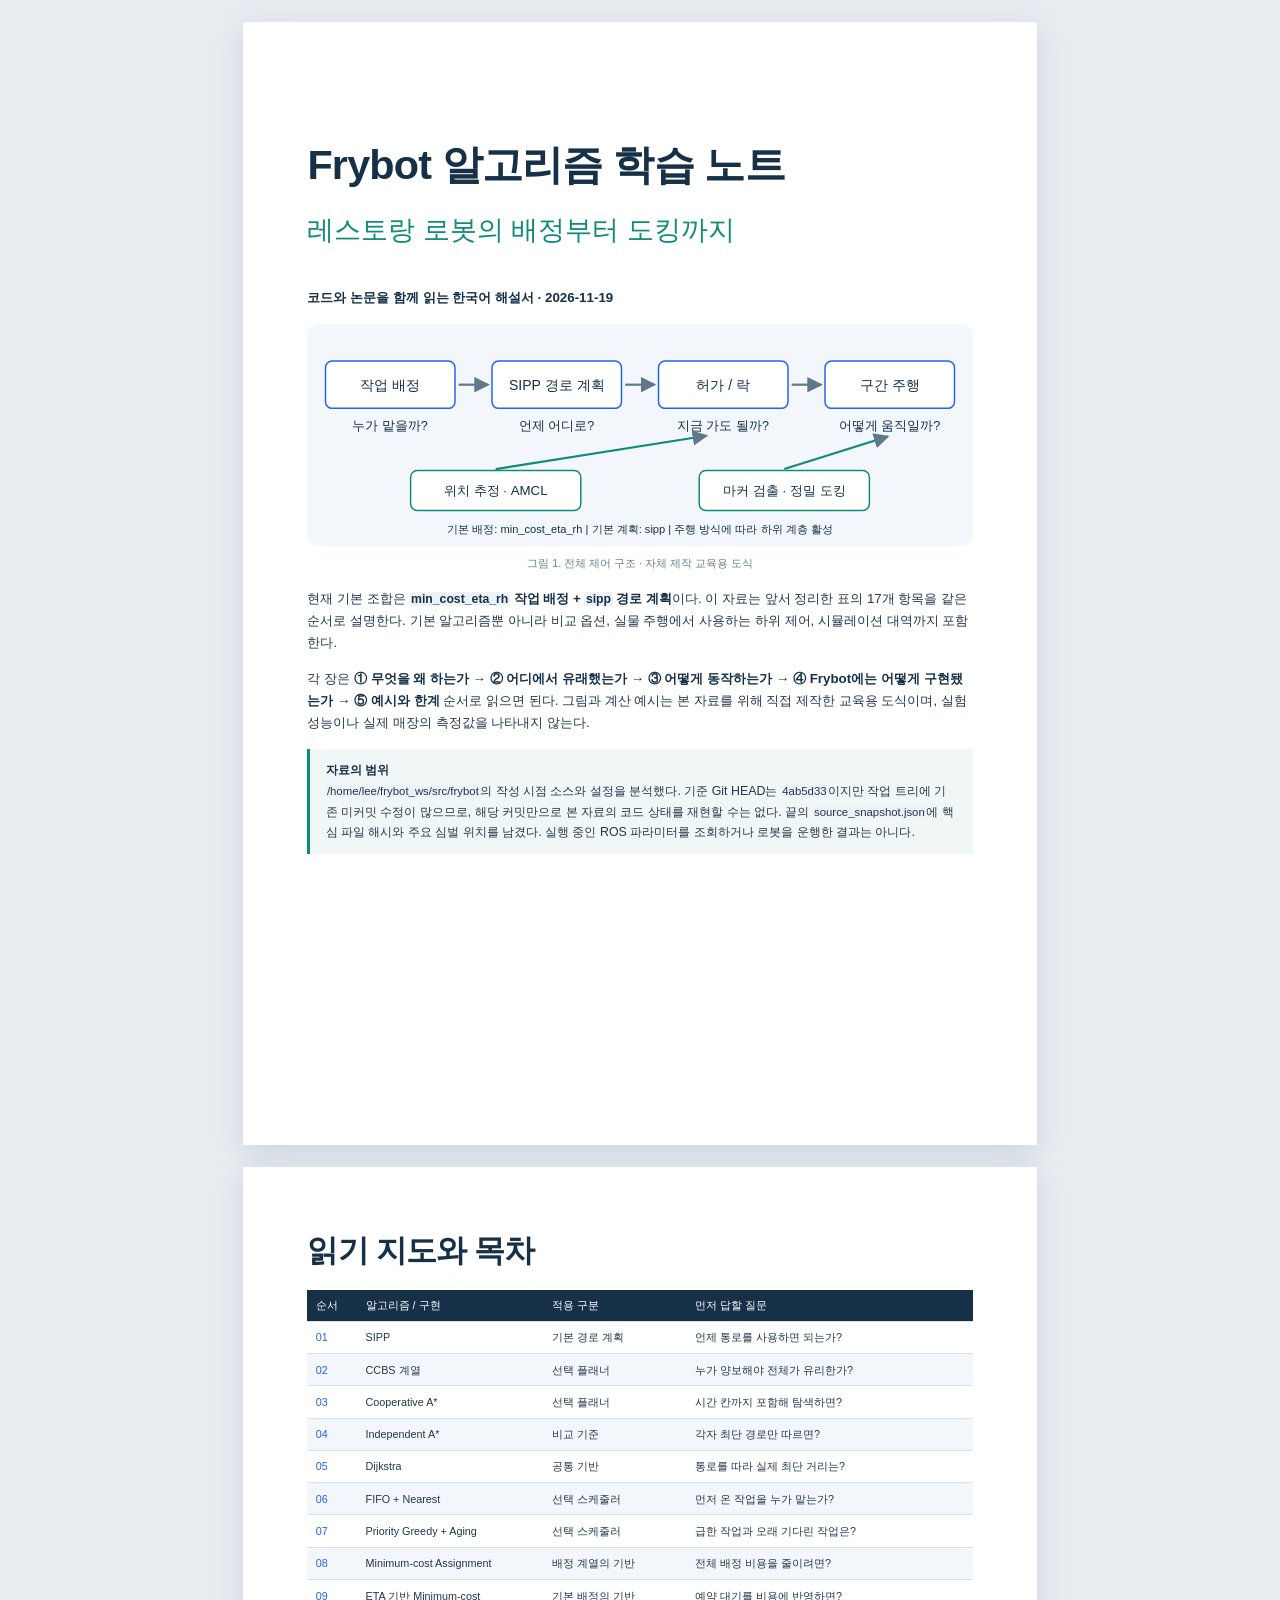
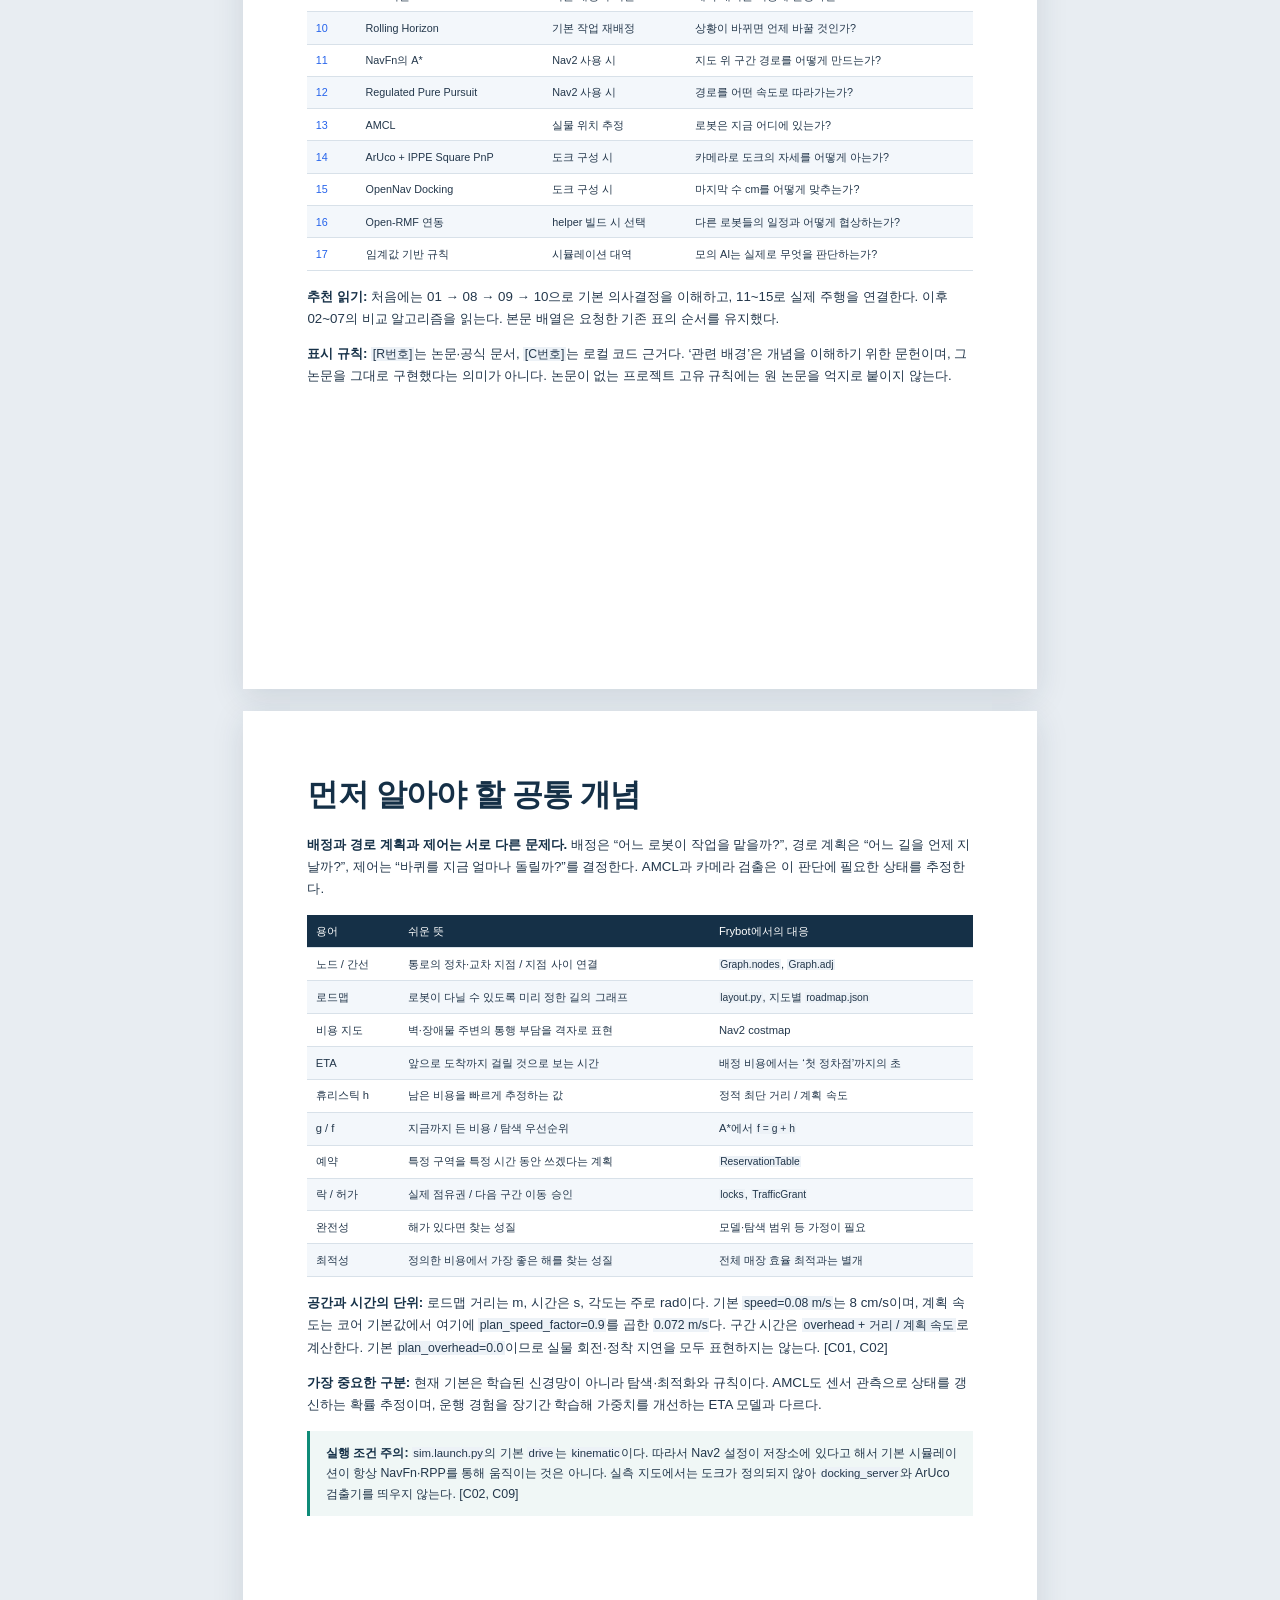
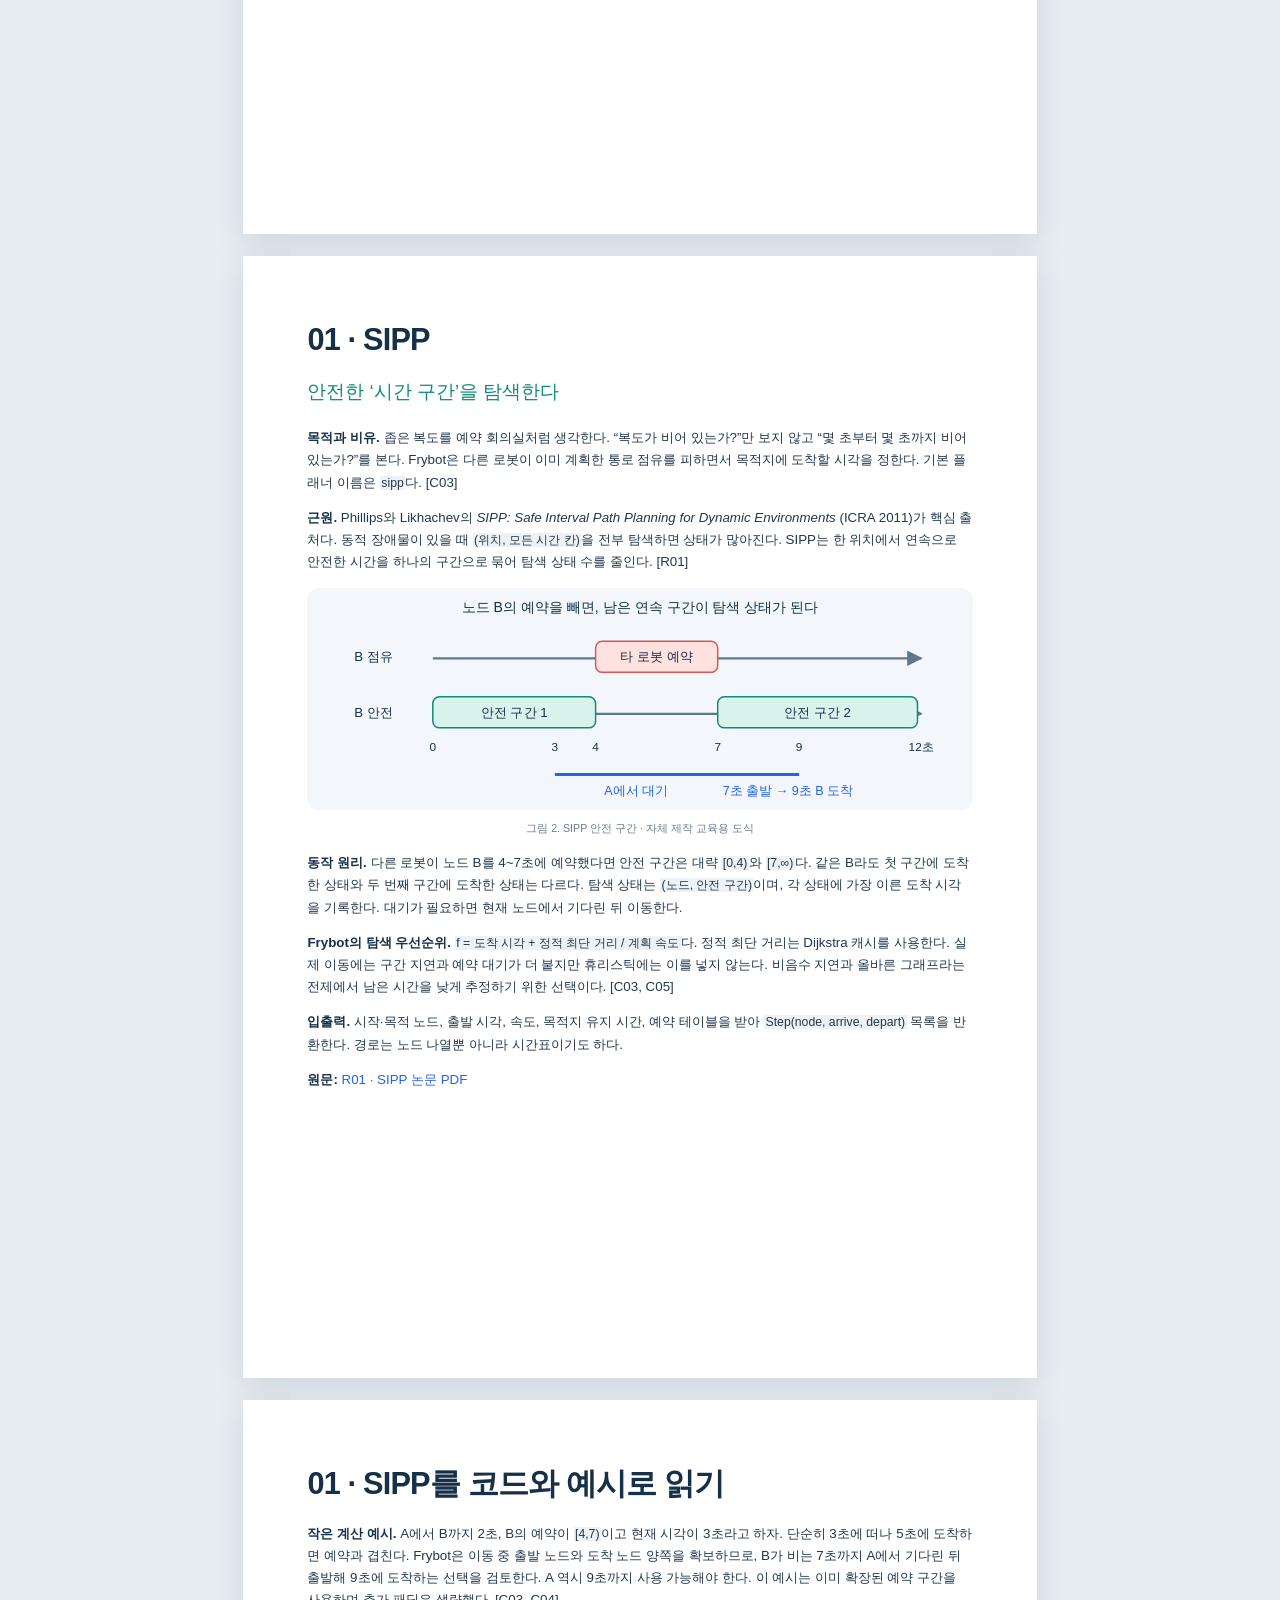
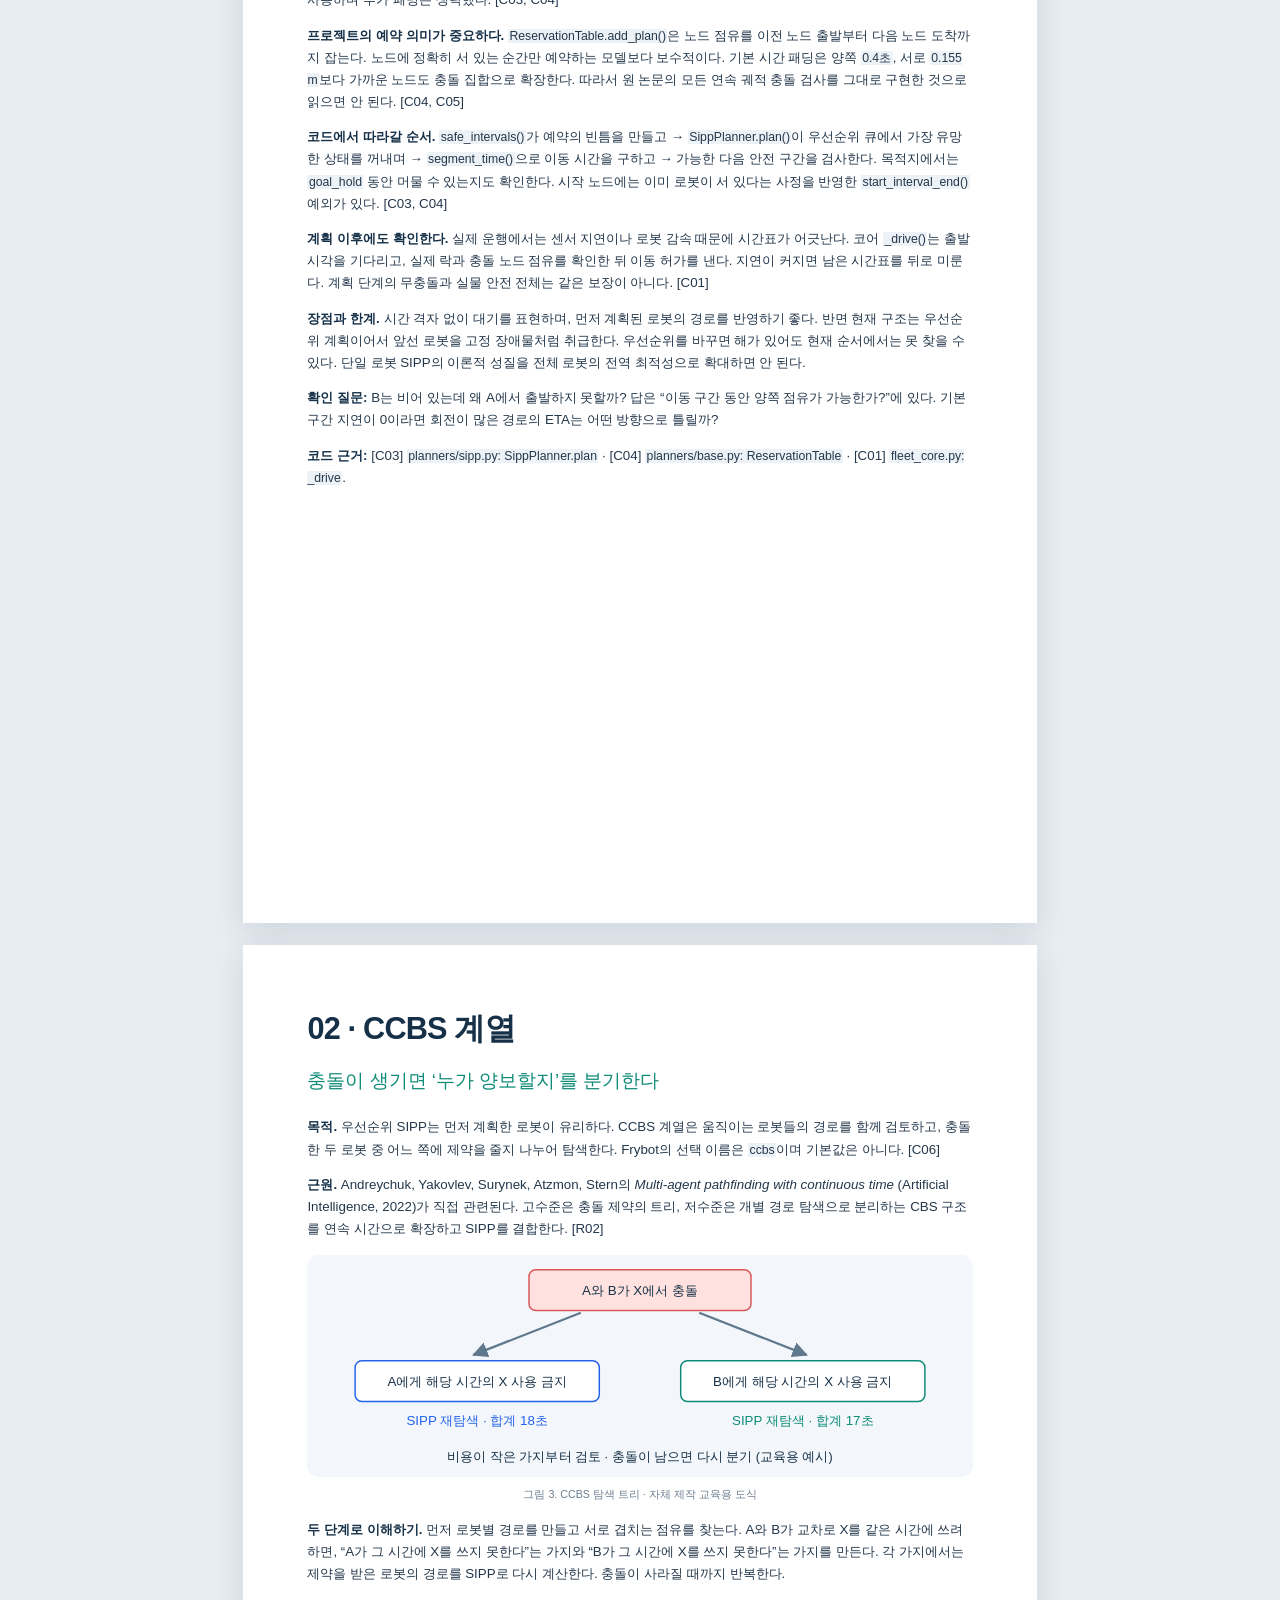
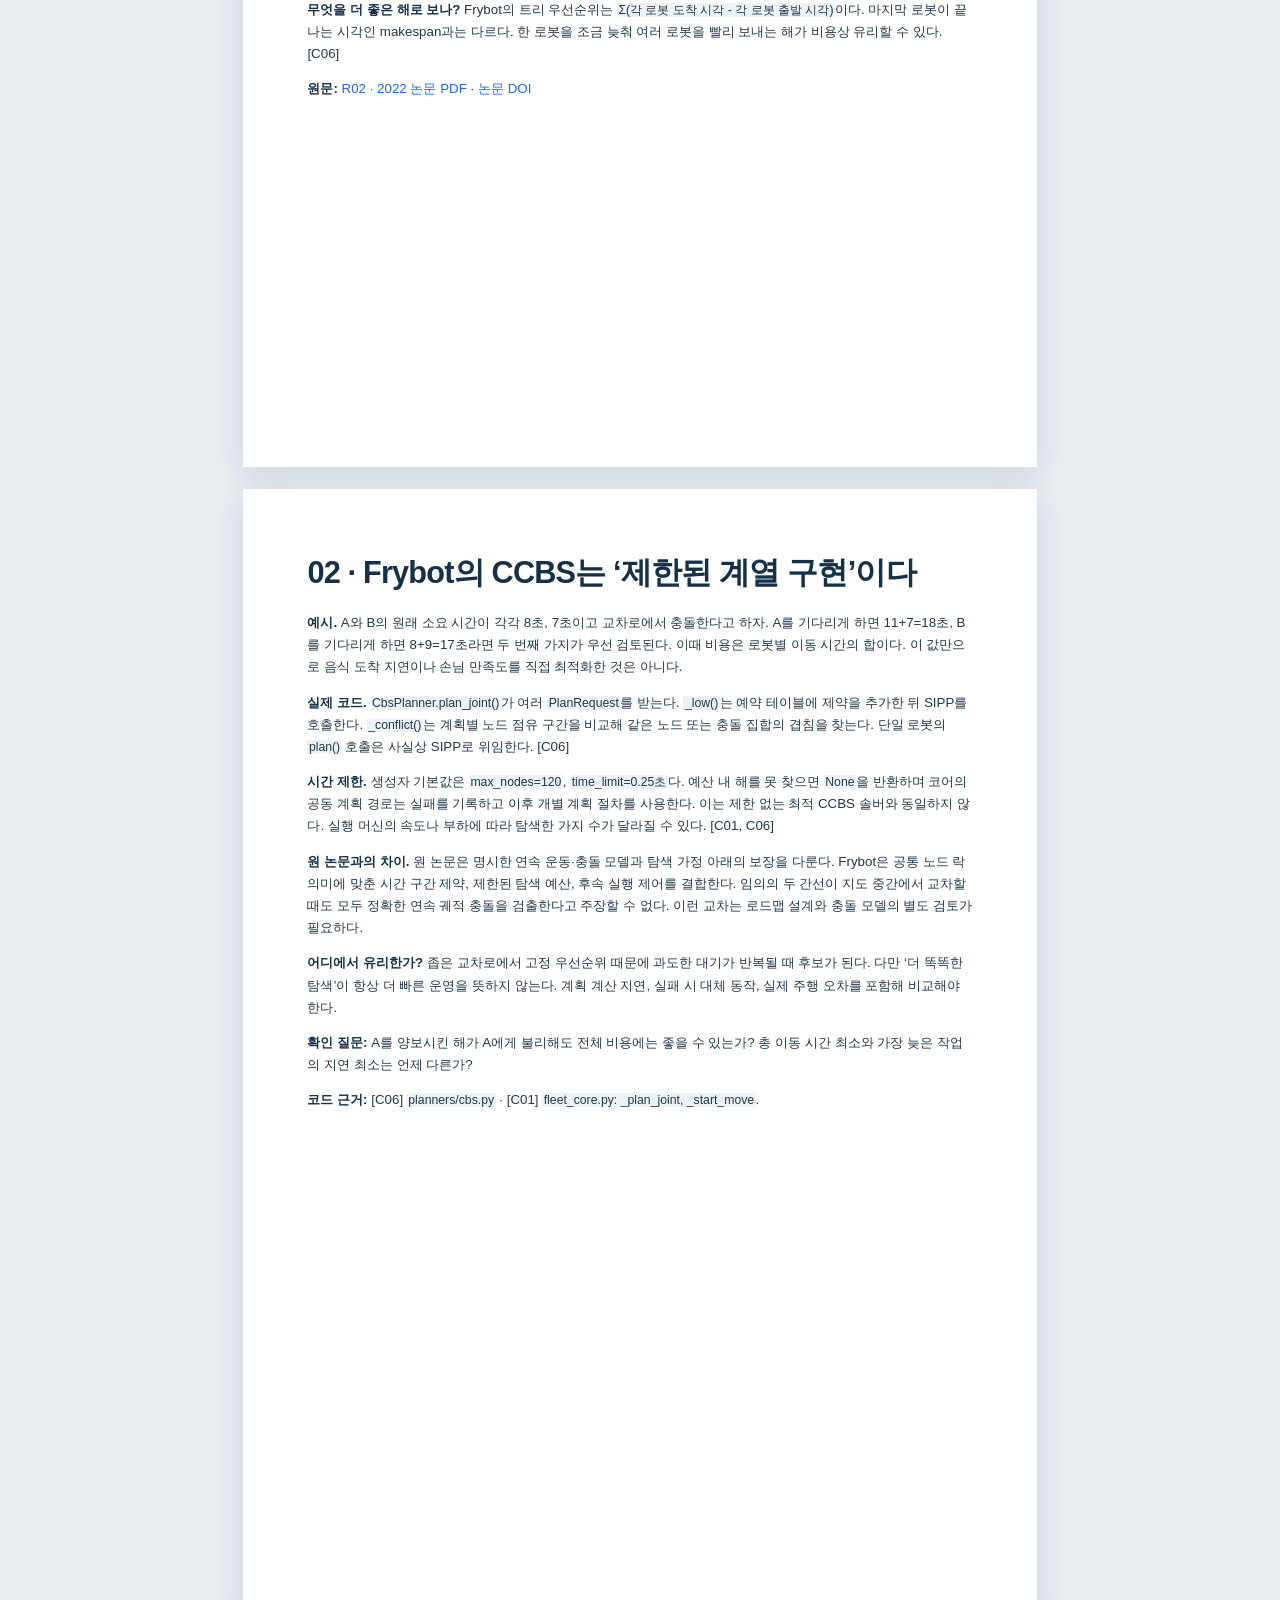
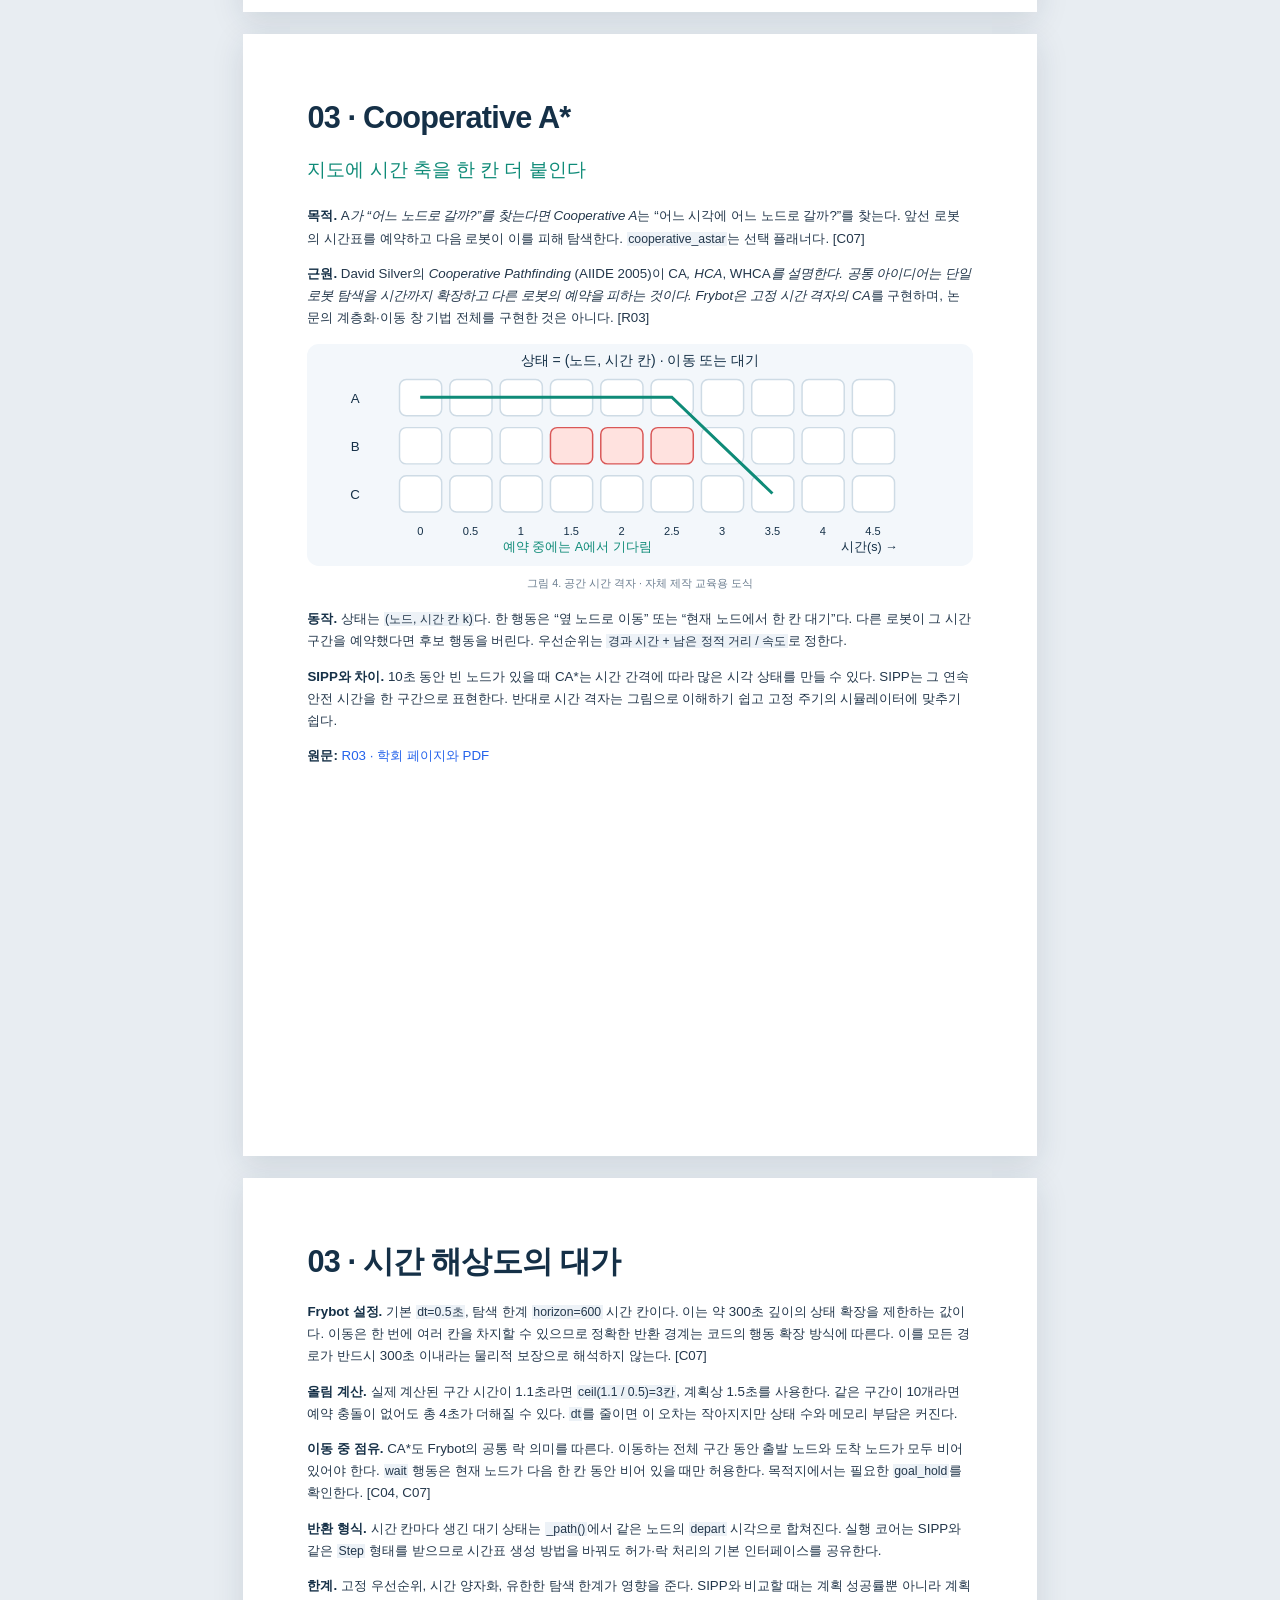
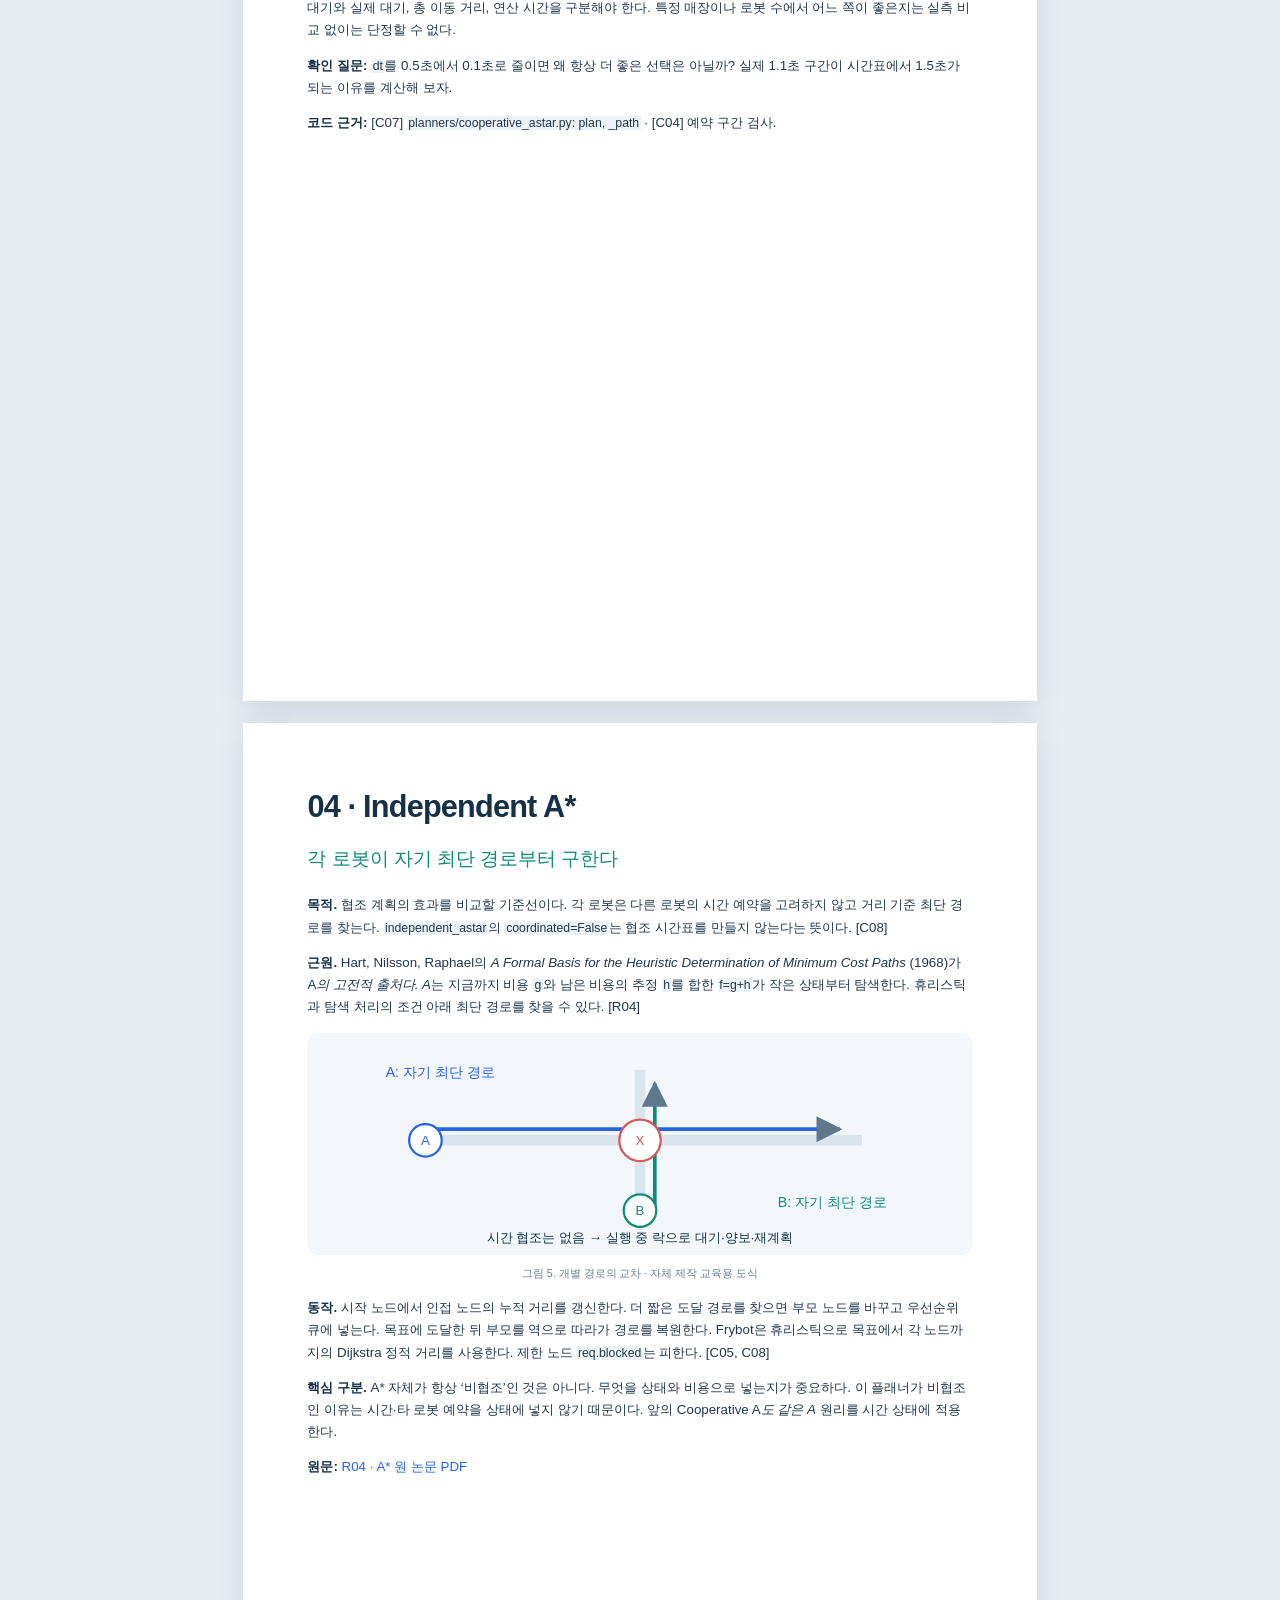
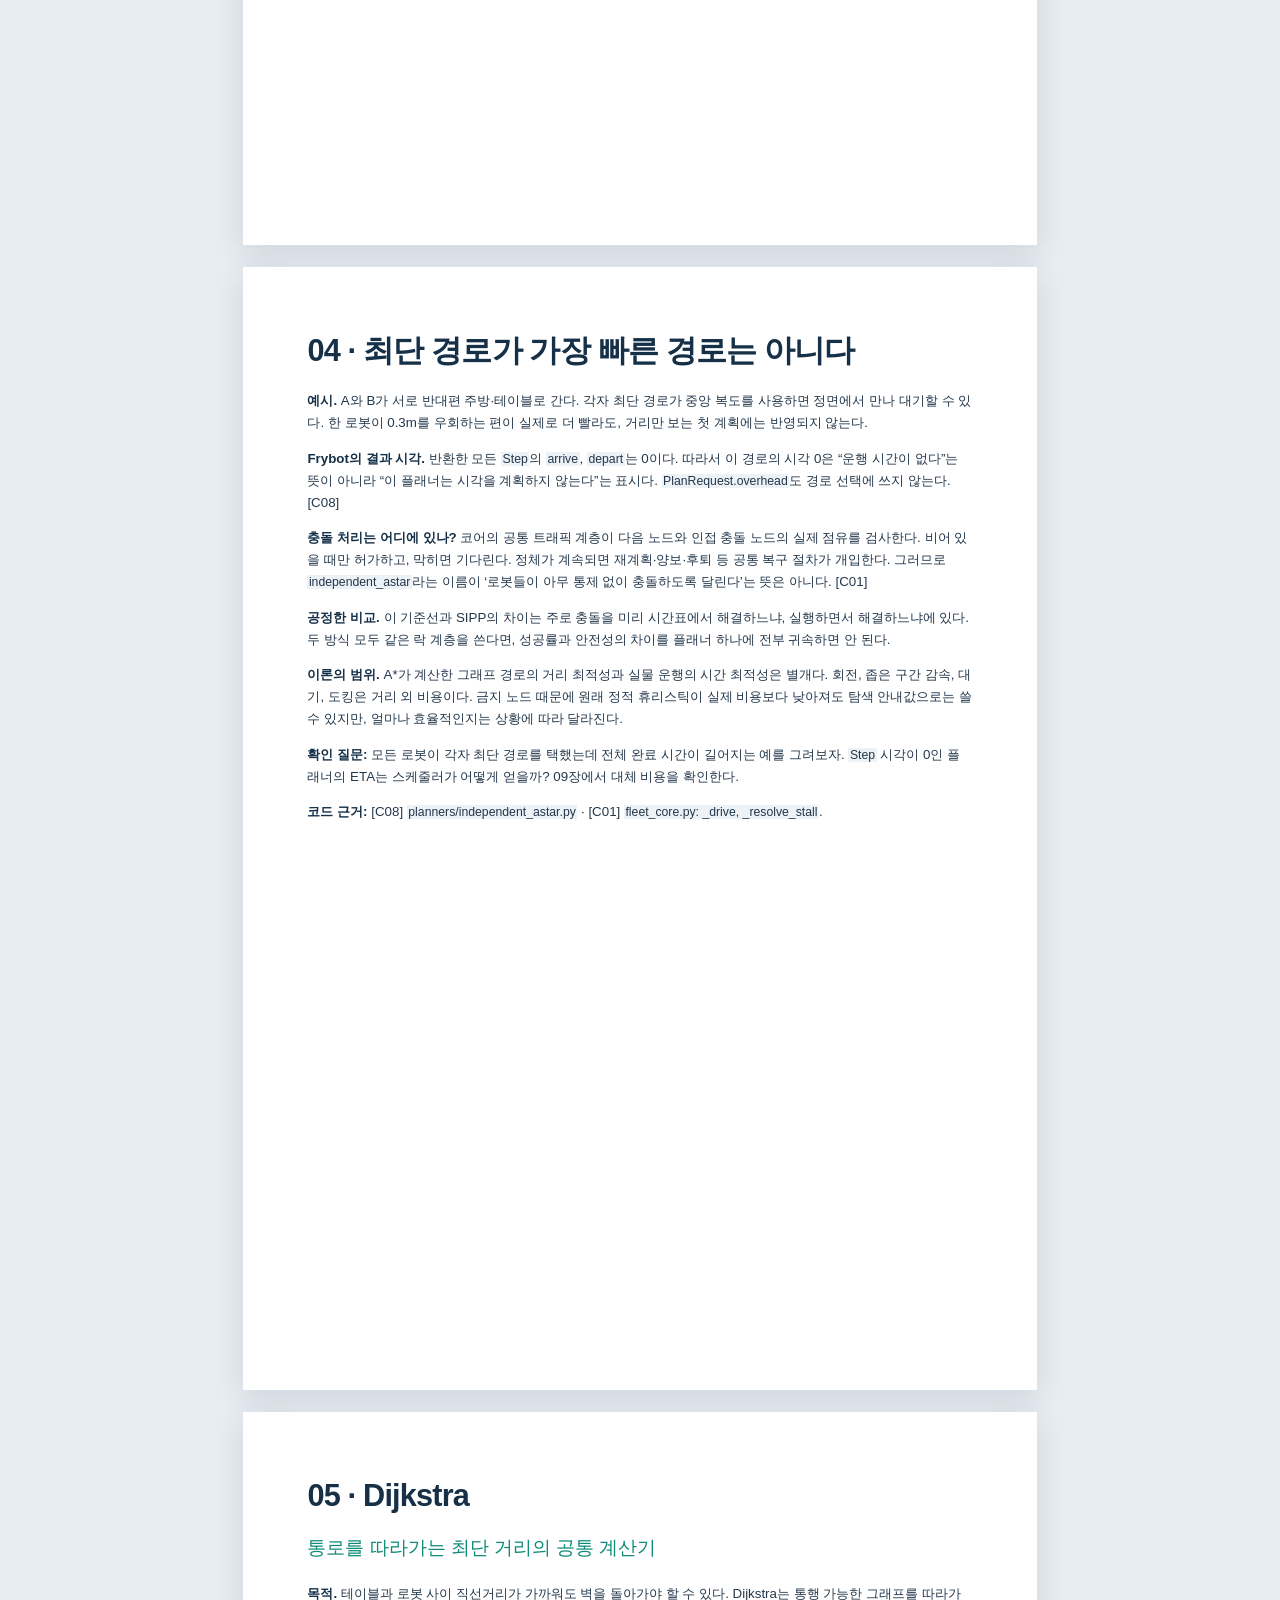
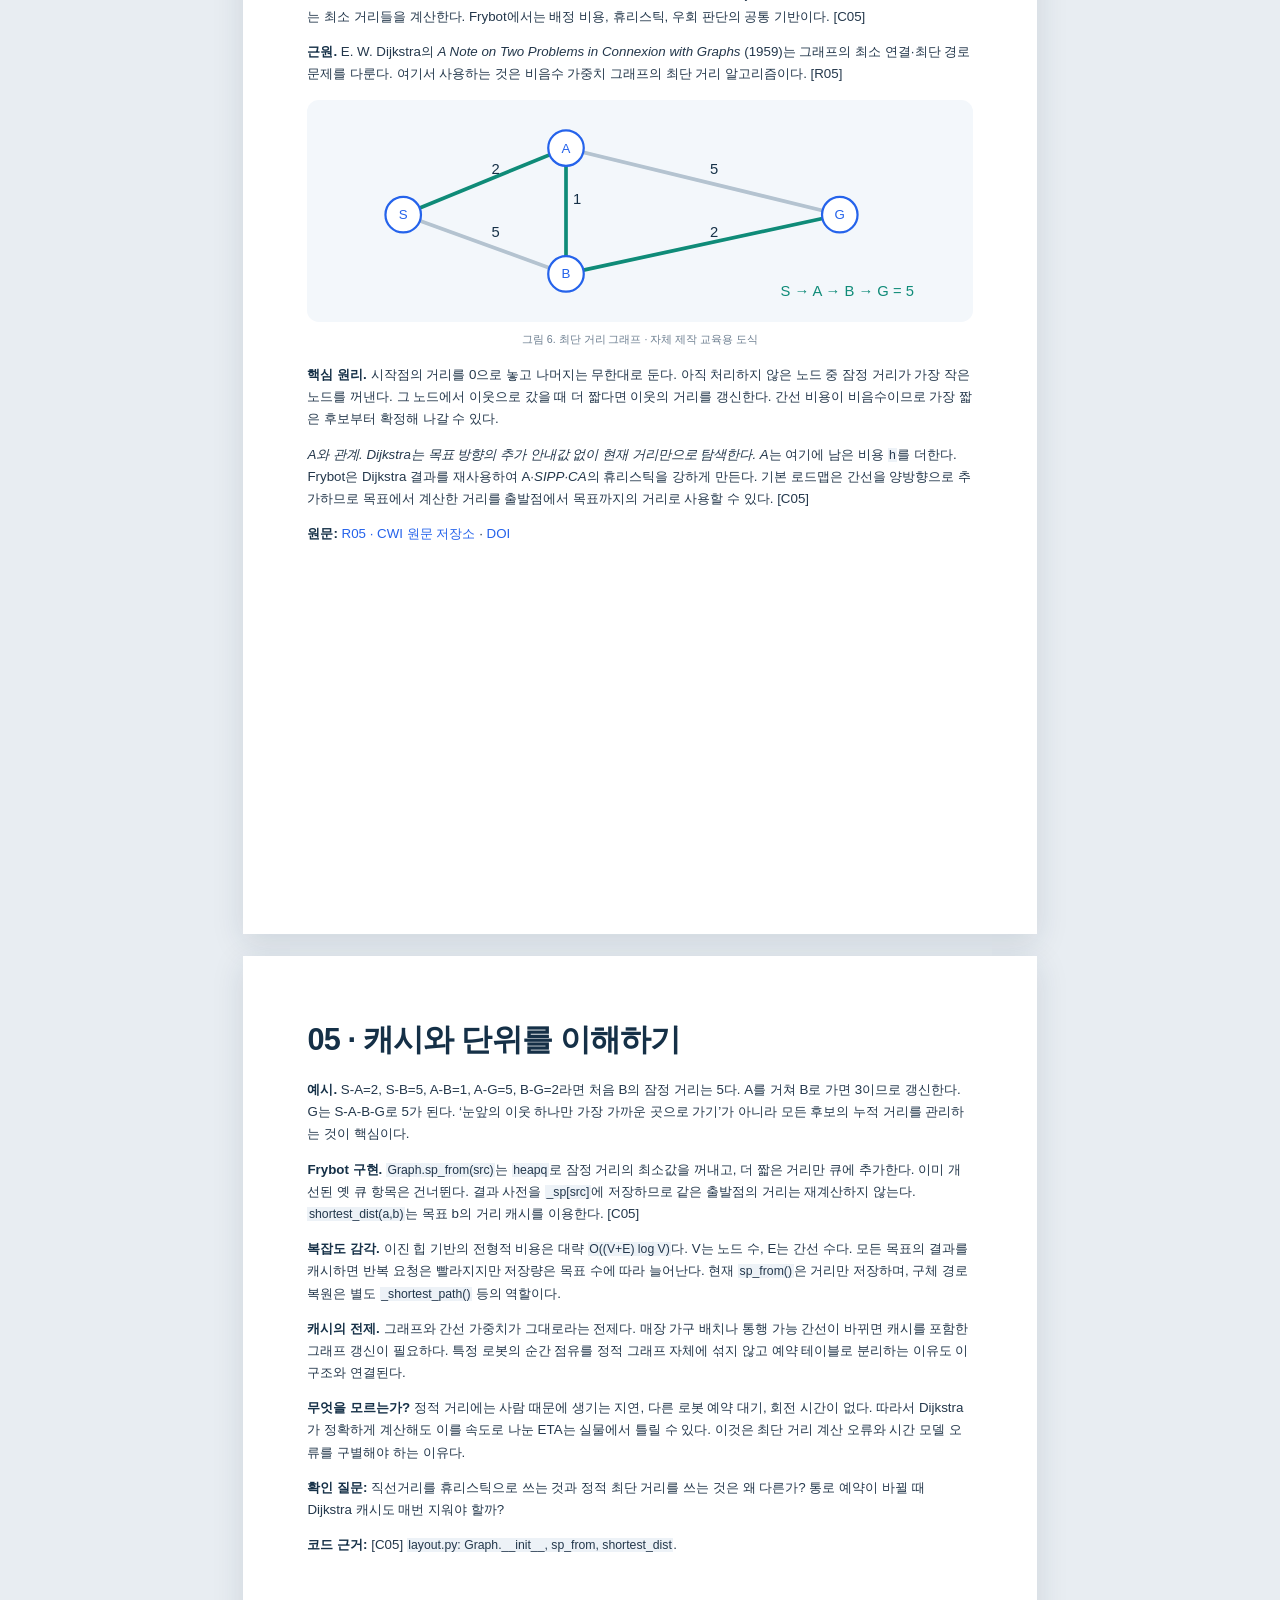
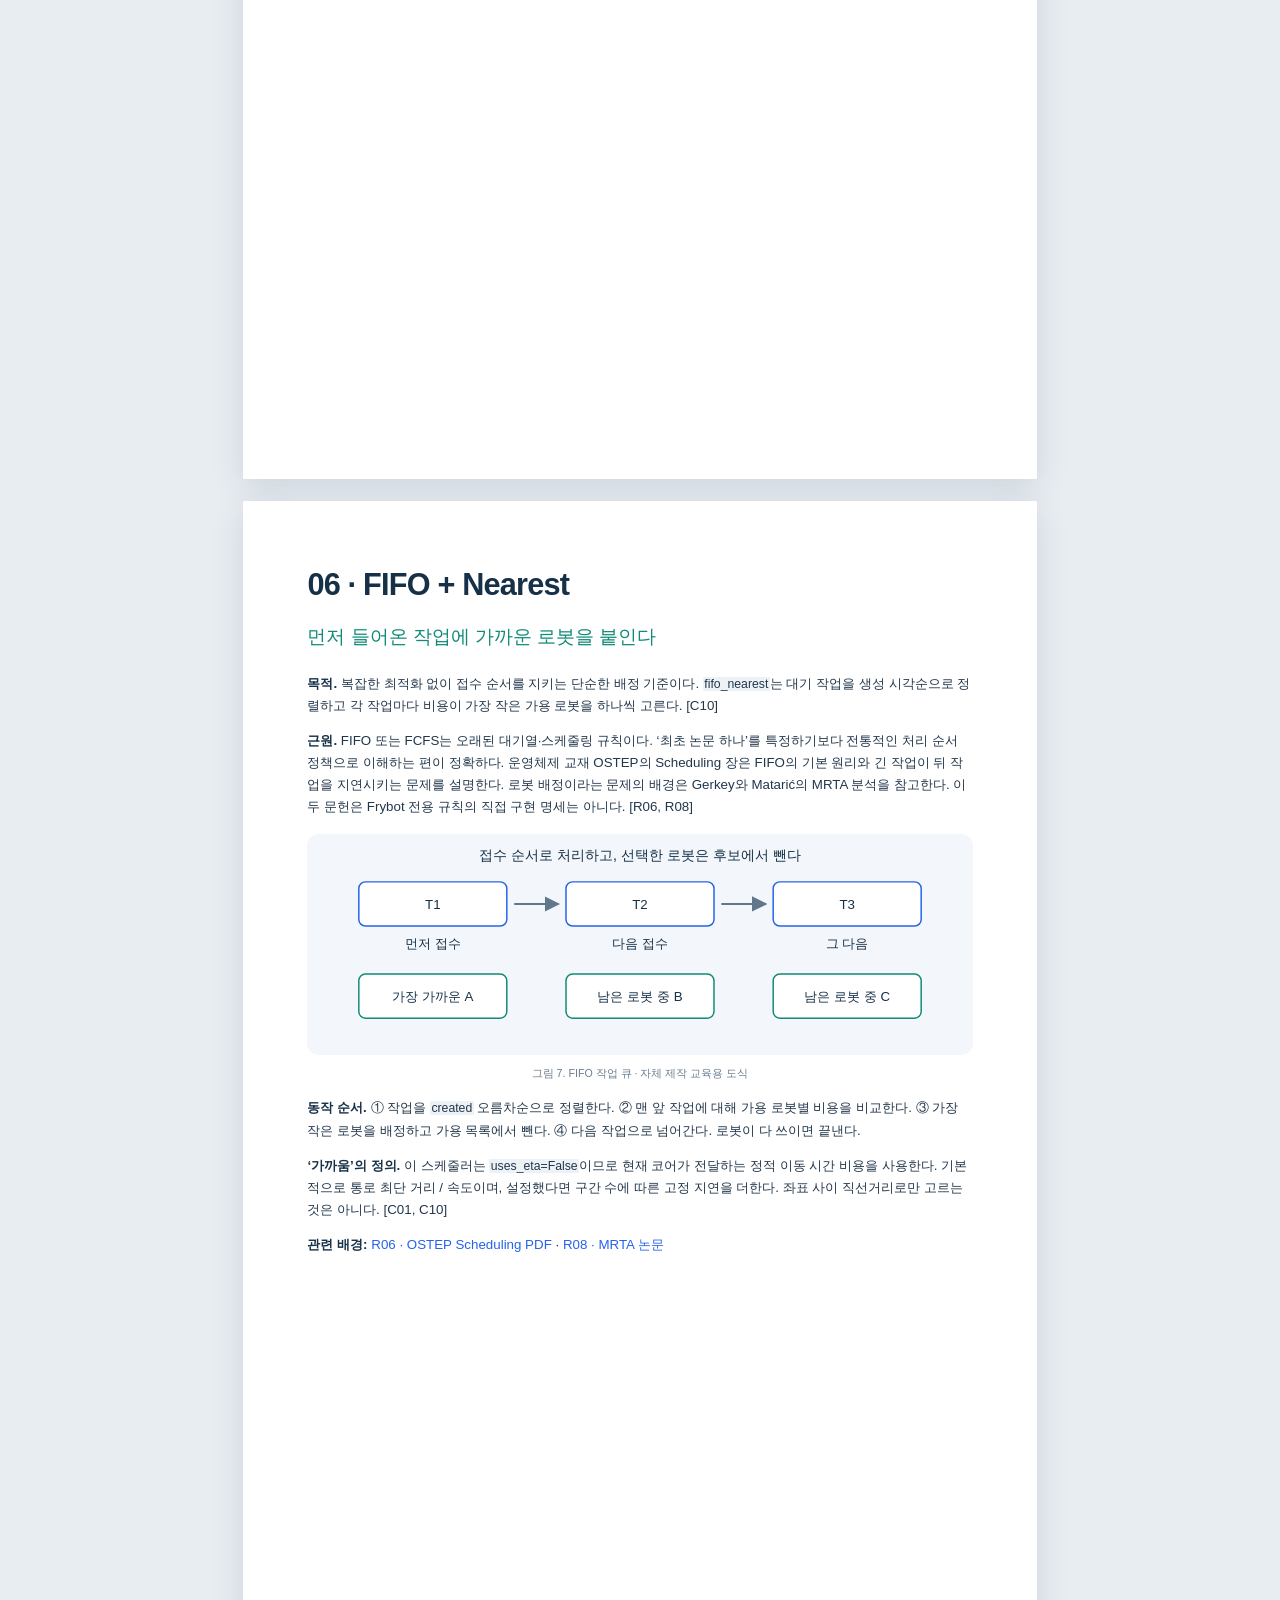
<file: docs/algorithm-study/Frybot_Algorithms_Study.html>
<!doctype html><html lang="ko"><head><meta charset="utf-8"><title>Frybot 알고리즘 학습 노트</title><style>
@font-face {font-family: Study; src: local("Noto Sans CJK KR");}
@page {size:A4; margin:17mm 17mm 18mm; @top-left{content:"FRYBOT  /  ALGORITHM STUDY";font-family:Study,sans-serif;font-size:8pt;color:#718399;} @bottom-left{content:"코드·문헌 기준 2026-11-19  |  교육용 도식";font-family:Study,sans-serif;font-size:7.5pt;color:#718399;} @bottom-right{content:counter(page);font-family:Study,sans-serif;font-size:9pt;color:#153047;}}
*{box-sizing:border-box}body{font-family:Study,"Noto Sans CJK KR",sans-serif;color:#23374b;font-size:10pt;line-height:1.66;margin:0} .sheet{break-before:page;} .sheet:first-child{break-before:auto}h1{font-size:23pt;line-height:1.3;color:#153047;margin:0 0 5mm;letter-spacing:-.6pt;bookmark-level:1}h2{font-size:14pt;line-height:1.4;font-weight:500;color:#0f8b78;margin:0 0 6mm;bookmark-level:2}p{margin:0 0 3.5mm}strong{font-weight:700;color:#153047}a{color:#2563eb;text-decoration:none;overflow-wrap:anywhere}blockquote{border-left:3px solid #0f8b78;background:#f0f7f6;padding:3mm 4mm;margin:4mm 0;font-size:9.3pt}blockquote p:last-child{margin:0}table{border-collapse:collapse;width:100%;margin:4mm 0;font-size:8.4pt;line-height:1.5;table-layout:auto}th{background:#153047;color:white;text-align:left;font-weight:500}th,td{padding:2mm 2.2mm;border-bottom:1px solid #d8e1e9;vertical-align:top;overflow-wrap:anywhere}tr:nth-child(even) td{background:#f3f7fb}tr{break-inside:avoid}thead{display:table-header-group}code{font-family:Study,sans-serif;font-size:.92em;background:#edf2f7;padding:0 .12em;overflow-wrap:anywhere}img{width:100%;height:auto;display:block;margin:4mm 0 2mm}ul,ol{padding-left:5mm;margin:3mm 0}li{margin-bottom:2.6mm}h1,h2{break-after:avoid} .figcaption{text-align:center;color:#6c7e90;font-size:8pt;margin-top:-1mm;margin-bottom:4mm} .reference{font-size:9pt;line-height:1.55}.reference li{margin-bottom:3mm}.codeindex table{font-size:7.3pt} .cover h1{font-size:31pt;margin-top:14mm}.cover h2{font-size:20pt;margin-bottom:10mm}.toc table{font-size:8.1pt} .sheet{position:relative}
@media screen {body{background:#e8edf2}.sheet{background:white;width:210mm;min-height:297mm;padding:17mm;margin:22px auto;box-shadow:0 8px 30px #15304720} } 
</style></head><body><section class="sheet cover" data-sheet="1"><h1 id="page-1">Frybot 알고리즘 학습 노트</h1>
<h2>레스토랑 로봇의 배정부터 도킹까지</h2>
<p><strong>코드와 논문을 함께 읽는 한국어 해설서 · 2026-11-19</strong></p>
<p><img alt="전체 제어 구조" src="[data-uri]"/><p class="figcaption">그림 1. 전체 제어 구조 · 자체 제작 교육용 도식</p></p>
<p>현재 기본 조합은 <strong><code>min_cost_eta_rh</code> 작업 배정 + <code>sipp</code> 경로 계획</strong>이다. 이 자료는 앞서 정리한 표의 17개 항목을 같은 순서로 설명한다. 기본 알고리즘뿐 아니라 비교 옵션, 실물 주행에서 사용하는 하위 제어, 시뮬레이션 대역까지 포함한다.</p>
<p>각 장은 <strong>① 무엇을 왜 하는가 → ② 어디에서 유래했는가 → ③ 어떻게 동작하는가 → ④ Frybot에는 어떻게 구현됐는가 → ⑤ 예시와 한계</strong> 순서로 읽으면 된다. 그림과 계산 예시는 본 자료를 위해 직접 제작한 교육용 도식이며, 실험 성능이나 실제 매장의 측정값을 나타내지 않는다.</p>
<blockquote>
<p><strong>자료의 범위</strong><br />
<code>/home/lee/frybot_ws/src/frybot</code>의 작성 시점 소스와 설정을 분석했다. 기준 Git HEAD는 <code>4ab5d33</code>이지만 작업 트리에 기존 미커밋 수정이 많으므로, 해당 커밋만으로 본 자료의 코드 상태를 재현할 수는 없다. 끝의 <code>source_snapshot.json</code>에 핵심 파일 해시와 주요 심벌 위치를 남겼다. 실행 중인 ROS 파라미터를 조회하거나 로봇을 운행한 결과는 아니다.</p>
</blockquote></section><section class="sheet toc" data-sheet="2"><h1 id="page-2">읽기 지도와 목차</h1>
<table>
<thead>
<tr>
<th>순서</th>
<th>알고리즘 / 구현</th>
<th>적용 구분</th>
<th>먼저 답할 질문</th>
</tr>
</thead>
<tbody>
<tr>
<td><a href="#page-4">01</a></td>
<td>SIPP</td>
<td>기본 경로 계획</td>
<td>언제 통로를 사용하면 되는가?</td>
</tr>
<tr>
<td><a href="#page-6">02</a></td>
<td>CCBS 계열</td>
<td>선택 플래너</td>
<td>누가 양보해야 전체가 유리한가?</td>
</tr>
<tr>
<td><a href="#page-8">03</a></td>
<td>Cooperative A*</td>
<td>선택 플래너</td>
<td>시간 칸까지 포함해 탐색하면?</td>
</tr>
<tr>
<td><a href="#page-10">04</a></td>
<td>Independent A*</td>
<td>비교 기준</td>
<td>각자 최단 경로만 따르면?</td>
</tr>
<tr>
<td><a href="#page-12">05</a></td>
<td>Dijkstra</td>
<td>공통 기반</td>
<td>통로를 따라 실제 최단 거리는?</td>
</tr>
<tr>
<td><a href="#page-14">06</a></td>
<td>FIFO + Nearest</td>
<td>선택 스케줄러</td>
<td>먼저 온 작업을 누가 맡는가?</td>
</tr>
<tr>
<td><a href="#page-16">07</a></td>
<td>Priority Greedy + Aging</td>
<td>선택 스케줄러</td>
<td>급한 작업과 오래 기다린 작업은?</td>
</tr>
<tr>
<td><a href="#page-18">08</a></td>
<td>Minimum-cost Assignment</td>
<td>배정 계열의 기반</td>
<td>전체 배정 비용을 줄이려면?</td>
</tr>
<tr>
<td><a href="#page-20">09</a></td>
<td>ETA 기반 Minimum-cost</td>
<td>기본 배정의 기반</td>
<td>예약 대기를 비용에 반영하면?</td>
</tr>
<tr>
<td><a href="#page-22">10</a></td>
<td>Rolling Horizon</td>
<td>기본 작업 재배정</td>
<td>상황이 바뀌면 언제 바꿀 것인가?</td>
</tr>
<tr>
<td><a href="#page-24">11</a></td>
<td>NavFn의 A*</td>
<td>Nav2 사용 시</td>
<td>지도 위 구간 경로를 어떻게 만드는가?</td>
</tr>
<tr>
<td><a href="#page-26">12</a></td>
<td>Regulated Pure Pursuit</td>
<td>Nav2 사용 시</td>
<td>경로를 어떤 속도로 따라가는가?</td>
</tr>
<tr>
<td><a href="#page-28">13</a></td>
<td>AMCL</td>
<td>실물 위치 추정</td>
<td>로봇은 지금 어디에 있는가?</td>
</tr>
<tr>
<td><a href="#page-30">14</a></td>
<td>ArUco + IPPE Square PnP</td>
<td>도크 구성 시</td>
<td>카메라로 도크의 자세를 어떻게 아는가?</td>
</tr>
<tr>
<td><a href="#page-32">15</a></td>
<td>OpenNav Docking</td>
<td>도크 구성 시</td>
<td>마지막 수 cm를 어떻게 맞추는가?</td>
</tr>
<tr>
<td><a href="#page-34">16</a></td>
<td>Open-RMF 연동</td>
<td>helper 빌드 시 선택</td>
<td>다른 로봇들의 일정과 어떻게 협상하는가?</td>
</tr>
<tr>
<td><a href="#page-36">17</a></td>
<td>임계값 기반 규칙</td>
<td>시뮬레이션 대역</td>
<td>모의 AI는 실제로 무엇을 판단하는가?</td>
</tr>
</tbody>
</table>
<p><strong>추천 읽기:</strong> 처음에는 01 → 08 → 09 → 10으로 기본 의사결정을 이해하고, 11~15로 실제 주행을 연결한다. 이후 02~07의 비교 알고리즘을 읽는다. 본문 배열은 요청한 기존 표의 순서를 유지했다.</p>
<p><strong>표시 규칙:</strong> <code>[R번호]</code>는 논문·공식 문서, <code>[C번호]</code>는 로컬 코드 근거다. ‘관련 배경’은 개념을 이해하기 위한 문헌이며, 그 논문을 그대로 구현했다는 의미가 아니다. 논문이 없는 프로젝트 고유 규칙에는 원 논문을 억지로 붙이지 않는다.</p></section><section class="sheet " data-sheet="3"><h1 id="page-3">먼저 알아야 할 공통 개념</h1>
<p><strong>배정과 경로 계획과 제어는 서로 다른 문제다.</strong> 배정은 “어느 로봇이 작업을 맡을까?”, 경로 계획은 “어느 길을 언제 지날까?”, 제어는 “바퀴를 지금 얼마나 돌릴까?”를 결정한다. AMCL과 카메라 검출은 이 판단에 필요한 상태를 추정한다.</p>
<table>
<thead>
<tr>
<th>용어</th>
<th>쉬운 뜻</th>
<th>Frybot에서의 대응</th>
</tr>
</thead>
<tbody>
<tr>
<td>노드 / 간선</td>
<td>통로의 정차·교차 지점 / 지점 사이 연결</td>
<td><code>Graph.nodes</code>, <code>Graph.adj</code></td>
</tr>
<tr>
<td>로드맵</td>
<td>로봇이 다닐 수 있도록 미리 정한 길의 그래프</td>
<td><code>layout.py</code>, 지도별 <code>roadmap.json</code></td>
</tr>
<tr>
<td>비용 지도</td>
<td>벽·장애물 주변의 통행 부담을 격자로 표현</td>
<td>Nav2 costmap</td>
</tr>
<tr>
<td>ETA</td>
<td>앞으로 도착까지 걸릴 것으로 보는 시간</td>
<td>배정 비용에서는 ‘첫 정차점’까지의 초</td>
</tr>
<tr>
<td>휴리스틱 h</td>
<td>남은 비용을 빠르게 추정하는 값</td>
<td>정적 최단 거리 / 계획 속도</td>
</tr>
<tr>
<td>g / f</td>
<td>지금까지 든 비용 / 탐색 우선순위</td>
<td>A*에서 <code>f = g + h</code></td>
</tr>
<tr>
<td>예약</td>
<td>특정 구역을 특정 시간 동안 쓰겠다는 계획</td>
<td><code>ReservationTable</code></td>
</tr>
<tr>
<td>락 / 허가</td>
<td>실제 점유권 / 다음 구간 이동 승인</td>
<td><code>locks</code>, <code>TrafficGrant</code></td>
</tr>
<tr>
<td>완전성</td>
<td>해가 있다면 찾는 성질</td>
<td>모델·탐색 범위 등 가정이 필요</td>
</tr>
<tr>
<td>최적성</td>
<td>정의한 비용에서 가장 좋은 해를 찾는 성질</td>
<td>전체 매장 효율 최적과는 별개</td>
</tr>
</tbody>
</table>
<p><strong>공간과 시간의 단위:</strong> 로드맵 거리는 m, 시간은 s, 각도는 주로 rad이다. 기본 <code>speed=0.08 m/s</code>는 8 cm/s이며, 계획 속도는 코어 기본값에서 여기에 <code>plan_speed_factor=0.9</code>를 곱한 <code>0.072 m/s</code>다. 구간 시간은 <code>overhead + 거리 / 계획 속도</code>로 계산한다. 기본 <code>plan_overhead=0.0</code>이므로 실물 회전·정착 지연을 모두 표현하지는 않는다. [C01, C02]</p>
<p><strong>가장 중요한 구분:</strong> 현재 기본은 학습된 신경망이 아니라 탐색·최적화와 규칙이다. AMCL도 센서 관측으로 상태를 갱신하는 확률 추정이며, 운행 경험을 장기간 학습해 가중치를 개선하는 ETA 모델과 다르다.</p>
<blockquote>
<p><strong>실행 조건 주의:</strong> <code>sim.launch.py</code>의 기본 <code>drive</code>는 <code>kinematic</code>이다. 따라서 Nav2 설정이 저장소에 있다고 해서 기본 시뮬레이션이 항상 NavFn·RPP를 통해 움직이는 것은 아니다. 실측 지도에서는 도크가 정의되지 않아 <code>docking_server</code>와 ArUco 검출기를 띄우지 않는다. [C02, C09]</p>
</blockquote></section><section class="sheet " data-sheet="4"><h1 id="page-4">01 · SIPP</h1>
<h2>안전한 ‘시간 구간’을 탐색한다</h2>
<p><strong>목적과 비유.</strong> 좁은 복도를 예약 회의실처럼 생각한다. “복도가 비어 있는가?”만 보지 않고 “몇 초부터 몇 초까지 비어 있는가?”를 본다. Frybot은 다른 로봇이 이미 계획한 통로 점유를 피하면서 목적지에 도착할 시각을 정한다. 기본 플래너 이름은 <code>sipp</code>다. [C03]</p>
<p><strong>근원.</strong> Phillips와 Likhachev의 <em>SIPP: Safe Interval Path Planning for Dynamic Environments</em> (ICRA 2011)가 핵심 출처다. 동적 장애물이 있을 때 <code>(위치, 모든 시간 칸)</code>을 전부 탐색하면 상태가 많아진다. SIPP는 한 위치에서 연속으로 안전한 시간을 하나의 구간으로 묶어 탐색 상태 수를 줄인다. [R01]</p>
<p><img alt="SIPP 안전 구간" src="[data-uri]"/><p class="figcaption">그림 2. SIPP 안전 구간 · 자체 제작 교육용 도식</p></p>
<p><strong>동작 원리.</strong> 다른 로봇이 노드 B를 4~7초에 예약했다면 안전 구간은 대략 <code>[0,4)</code>와 <code>[7,∞)</code>다. 같은 B라도 첫 구간에 도착한 상태와 두 번째 구간에 도착한 상태는 다르다. 탐색 상태는 <code>(노드, 안전 구간)</code>이며, 각 상태에 가장 이른 도착 시각을 기록한다. 대기가 필요하면 현재 노드에서 기다린 뒤 이동한다.</p>
<p><strong>Frybot의 탐색 우선순위.</strong> <code>f = 도착 시각 + 정적 최단 거리 / 계획 속도</code>다. 정적 최단 거리는 Dijkstra 캐시를 사용한다. 실제 이동에는 구간 지연과 예약 대기가 더 붙지만 휴리스틱에는 이를 넣지 않는다. 비음수 지연과 올바른 그래프라는 전제에서 남은 시간을 낮게 추정하기 위한 선택이다. [C03, C05]</p>
<p><strong>입출력.</strong> 시작·목적 노드, 출발 시각, 속도, 목적지 유지 시간, 예약 테이블을 받아 <code>Step(node, arrive, depart)</code> 목록을 반환한다. 경로는 노드 나열뿐 아니라 시간표이기도 하다.</p>
<p><strong>원문:</strong> <a href="https://www.cs.cmu.edu/afs/cs/Web/People/maxim/files/sipp_icra11.pdf">R01 · SIPP 논문 PDF</a></p></section><section class="sheet " data-sheet="5"><h1 id="page-5">01 · SIPP를 코드와 예시로 읽기</h1>
<p><strong>작은 계산 예시.</strong> A에서 B까지 2초, B의 예약이 <code>[4,7)</code>이고 현재 시각이 3초라고 하자. 단순히 3초에 떠나 5초에 도착하면 예약과 겹친다. Frybot은 이동 중 출발 노드와 도착 노드 양쪽을 확보하므로, B가 비는 7초까지 A에서 기다린 뒤 출발해 9초에 도착하는 선택을 검토한다. A 역시 9초까지 사용 가능해야 한다. 이 예시는 이미 확장된 예약 구간을 사용하며 추가 패딩은 생략했다. [C03, C04]</p>
<p><strong>프로젝트의 예약 의미가 중요하다.</strong> <code>ReservationTable.add_plan()</code>은 노드 점유를 이전 노드 출발부터 다음 노드 도착까지 잡는다. 노드에 정확히 서 있는 순간만 예약하는 모델보다 보수적이다. 기본 시간 패딩은 양쪽 <code>0.4초</code>, 서로 <code>0.155 m</code>보다 가까운 노드도 충돌 집합으로 확장한다. 따라서 원 논문의 모든 연속 궤적 충돌 검사를 그대로 구현한 것으로 읽으면 안 된다. [C04, C05]</p>
<p><strong>코드에서 따라갈 순서.</strong> <code>safe_intervals()</code>가 예약의 빈틈을 만들고 → <code>SippPlanner.plan()</code>이 우선순위 큐에서 가장 유망한 상태를 꺼내며 → <code>segment_time()</code>으로 이동 시간을 구하고 → 가능한 다음 안전 구간을 검사한다. 목적지에서는 <code>goal_hold</code> 동안 머물 수 있는지도 확인한다. 시작 노드에는 이미 로봇이 서 있다는 사정을 반영한 <code>start_interval_end()</code> 예외가 있다. [C03, C04]</p>
<p><strong>계획 이후에도 확인한다.</strong> 실제 운행에서는 센서 지연이나 로봇 감속 때문에 시간표가 어긋난다. 코어 <code>_drive()</code>는 출발 시각을 기다리고, 실제 락과 충돌 노드 점유를 확인한 뒤 이동 허가를 낸다. 지연이 커지면 남은 시간표를 뒤로 미룬다. 계획 단계의 무충돌과 실물 안전 전체는 같은 보장이 아니다. [C01]</p>
<p><strong>장점과 한계.</strong> 시간 격자 없이 대기를 표현하며, 먼저 계획된 로봇의 경로를 반영하기 좋다. 반면 현재 구조는 우선순위 계획이어서 앞선 로봇을 고정 장애물처럼 취급한다. 우선순위를 바꾸면 해가 있어도 현재 순서에서는 못 찾을 수 있다. 단일 로봇 SIPP의 이론적 성질을 전체 로봇의 전역 최적성으로 확대하면 안 된다.</p>
<p><strong>확인 질문:</strong> B는 비어 있는데 왜 A에서 출발하지 못할까? 답은 “이동 구간 동안 양쪽 점유가 가능한가?”에 있다. 기본 구간 지연이 0이라면 회전이 많은 경로의 ETA는 어떤 방향으로 틀릴까?</p>
<p><strong>코드 근거:</strong> [C03] <code>planners/sipp.py: SippPlanner.plan</code> · [C04] <code>planners/base.py: ReservationTable</code> · [C01] <code>fleet_core.py: _drive</code>.</p></section><section class="sheet " data-sheet="6"><h1 id="page-6">02 · CCBS 계열</h1>
<h2>충돌이 생기면 ‘누가 양보할지’를 분기한다</h2>
<p><strong>목적.</strong> 우선순위 SIPP는 먼저 계획한 로봇이 유리하다. CCBS 계열은 움직이는 로봇들의 경로를 함께 검토하고, 충돌한 두 로봇 중 어느 쪽에 제약을 줄지 나누어 탐색한다. Frybot의 선택 이름은 <code>ccbs</code>이며 기본값은 아니다. [C06]</p>
<p><strong>근원.</strong> Andreychuk, Yakovlev, Surynek, Atzmon, Stern의 <em>Multi-agent pathfinding with continuous time</em> (Artificial Intelligence, 2022)가 직접 관련된다. 고수준은 충돌 제약의 트리, 저수준은 개별 경로 탐색으로 분리하는 CBS 구조를 연속 시간으로 확장하고 SIPP를 결합한다. [R02]</p>
<p><img alt="CCBS 탐색 트리" src="[data-uri]"/><p class="figcaption">그림 3. CCBS 탐색 트리 · 자체 제작 교육용 도식</p></p>
<p><strong>두 단계로 이해하기.</strong> 먼저 로봇별 경로를 만들고 서로 겹치는 점유를 찾는다. A와 B가 교차로 X를 같은 시간에 쓰려 하면, “A가 그 시간에 X를 쓰지 못한다”는 가지와 “B가 그 시간에 X를 쓰지 못한다”는 가지를 만든다. 각 가지에서는 제약을 받은 로봇의 경로를 SIPP로 다시 계산한다. 충돌이 사라질 때까지 반복한다.</p>
<p><strong>무엇을 더 좋은 해로 보나?</strong> Frybot의 트리 우선순위는 <code>Σ(각 로봇 도착 시각 - 각 로봇 출발 시각)</code>이다. 마지막 로봇이 끝나는 시각인 makespan과는 다르다. 한 로봇을 조금 늦춰 여러 로봇을 빨리 보내는 해가 비용상 유리할 수 있다. [C06]</p>
<p><strong>원문:</strong> <a href="https://surynek.net/publications/files/Yakovlev-Andreychuk-Surynek-Atzmon-Stern_MAPF-Continuous-Time_AIJ-2022.pdf">R02 · 2022 논문 PDF</a> · <a href="https://doi.org/10.1016/j.artint.2022.103662">논문 DOI</a></p></section><section class="sheet " data-sheet="7"><h1 id="page-7">02 · Frybot의 CCBS는 ‘제한된 계열 구현’이다</h1>
<p><strong>예시.</strong> A와 B의 원래 소요 시간이 각각 8초, 7초이고 교차로에서 충돌한다고 하자. A를 기다리게 하면 11+7=18초, B를 기다리게 하면 8+9=17초라면 두 번째 가지가 우선 검토된다. 이때 비용은 로봇별 이동 시간의 합이다. 이 값만으로 음식 도착 지연이나 손님 만족도를 직접 최적화한 것은 아니다.</p>
<p><strong>실제 코드.</strong> <code>CbsPlanner.plan_joint()</code>가 여러 <code>PlanRequest</code>를 받는다. <code>_low()</code>는 예약 테이블에 제약을 추가한 뒤 SIPP를 호출한다. <code>_conflict()</code>는 계획별 노드 점유 구간을 비교해 같은 노드 또는 충돌 집합의 겹침을 찾는다. 단일 로봇의 <code>plan()</code> 호출은 사실상 SIPP로 위임한다. [C06]</p>
<p><strong>시간 제한.</strong> 생성자 기본값은 <code>max_nodes=120</code>, <code>time_limit=0.25초</code>다. 예산 내 해를 못 찾으면 <code>None</code>을 반환하며 코어의 공동 계획 경로는 실패를 기록하고 이후 개별 계획 절차를 사용한다. 이는 제한 없는 최적 CCBS 솔버와 동일하지 않다. 실행 머신의 속도나 부하에 따라 탐색한 가지 수가 달라질 수 있다. [C01, C06]</p>
<p><strong>원 논문과의 차이.</strong> 원 논문은 명시한 연속 운동·충돌 모델과 탐색 가정 아래의 보장을 다룬다. Frybot은 공통 노드 락 의미에 맞춘 시간 구간 제약, 제한된 탐색 예산, 후속 실행 제어를 결합한다. 임의의 두 간선이 지도 중간에서 교차할 때도 모두 정확한 연속 궤적 충돌을 검출한다고 주장할 수 없다. 이런 교차는 로드맵 설계와 충돌 모델의 별도 검토가 필요하다.</p>
<p><strong>어디에서 유리한가?</strong> 좁은 교차로에서 고정 우선순위 때문에 과도한 대기가 반복될 때 후보가 된다. 다만 ‘더 똑똑한 탐색’이 항상 더 빠른 운영을 뜻하지 않는다. 계획 계산 지연, 실패 시 대체 동작, 실제 주행 오차를 포함해 비교해야 한다.</p>
<p><strong>확인 질문:</strong> A를 양보시킨 해가 A에게 불리해도 전체 비용에는 좋을 수 있는가? 총 이동 시간 최소와 가장 늦은 작업의 지연 최소는 언제 다른가?</p>
<p><strong>코드 근거:</strong> [C06] <code>planners/cbs.py</code> · [C01] <code>fleet_core.py: _plan_joint, _start_move</code>.</p></section><section class="sheet " data-sheet="8"><h1 id="page-8">03 · Cooperative A*</h1>
<h2>지도에 시간 축을 한 칸 더 붙인다</h2>
<p><strong>목적.</strong> A<em>가 “어느 노드로 갈까?”를 찾는다면 Cooperative A</em>는 “어느 시각에 어느 노드로 갈까?”를 찾는다. 앞선 로봇의 시간표를 예약하고 다음 로봇이 이를 피해 탐색한다. <code>cooperative_astar</code>는 선택 플래너다. [C07]</p>
<p><strong>근원.</strong> David Silver의 <em>Cooperative Pathfinding</em> (AIIDE 2005)이 CA<em>, HCA</em>, WHCA<em>를 설명한다. 공통 아이디어는 단일 로봇 탐색을 시간까지 확장하고 다른 로봇의 예약을 피하는 것이다. Frybot은 고정 시간 격자의 CA</em>를 구현하며, 논문의 계층화·이동 창 기법 전체를 구현한 것은 아니다. [R03]</p>
<p><img alt="공간 시간 격자" src="[data-uri]"/><p class="figcaption">그림 4. 공간 시간 격자 · 자체 제작 교육용 도식</p></p>
<p><strong>동작.</strong> 상태는 <code>(노드, 시간 칸 k)</code>다. 한 행동은 “옆 노드로 이동” 또는 “현재 노드에서 한 칸 대기”다. 다른 로봇이 그 시간 구간을 예약했다면 후보 행동을 버린다. 우선순위는 <code>경과 시간 + 남은 정적 거리 / 속도</code>로 정한다.</p>
<p><strong>SIPP와 차이.</strong> 10초 동안 빈 노드가 있을 때 CA*는 시간 간격에 따라 많은 시각 상태를 만들 수 있다. SIPP는 그 연속 안전 시간을 한 구간으로 표현한다. 반대로 시간 격자는 그림으로 이해하기 쉽고 고정 주기의 시뮬레이터에 맞추기 쉽다.</p>
<p><strong>원문:</strong> <a href="https://ojs.aaai.org/index.php/AIIDE/article/view/18726">R03 · 학회 페이지와 PDF</a></p></section><section class="sheet " data-sheet="9"><h1 id="page-9">03 · 시간 해상도의 대가</h1>
<p><strong>Frybot 설정.</strong> 기본 <code>dt=0.5초</code>, 탐색 한계 <code>horizon=600</code> 시간 칸이다. 이는 약 300초 깊이의 상태 확장을 제한하는 값이다. 이동은 한 번에 여러 칸을 차지할 수 있으므로 정확한 반환 경계는 코드의 행동 확장 방식에 따른다. 이를 모든 경로가 반드시 300초 이내라는 물리적 보장으로 해석하지 않는다. [C07]</p>
<p><strong>올림 계산.</strong> 실제 계산된 구간 시간이 1.1초라면 <code>ceil(1.1 / 0.5)=3칸</code>, 계획상 1.5초를 사용한다. 같은 구간이 10개라면 예약 충돌이 없어도 총 4초가 더해질 수 있다. <code>dt</code>를 줄이면 이 오차는 작아지지만 상태 수와 메모리 부담은 커진다.</p>
<p><strong>이동 중 점유.</strong> CA*도 Frybot의 공통 락 의미를 따른다. 이동하는 전체 구간 동안 출발 노드와 도착 노드가 모두 비어 있어야 한다. <code>wait</code> 행동은 현재 노드가 다음 한 칸 동안 비어 있을 때만 허용한다. 목적지에서는 필요한 <code>goal_hold</code>를 확인한다. [C04, C07]</p>
<p><strong>반환 형식.</strong> 시간 칸마다 생긴 대기 상태는 <code>_path()</code>에서 같은 노드의 <code>depart</code> 시각으로 합쳐진다. 실행 코어는 SIPP와 같은 <code>Step</code> 형태를 받으므로 시간표 생성 방법을 바꿔도 허가·락 처리의 기본 인터페이스를 공유한다.</p>
<p><strong>한계.</strong> 고정 우선순위, 시간 양자화, 유한한 탐색 한계가 영향을 준다. SIPP와 비교할 때는 계획 성공률뿐 아니라 계획 대기와 실제 대기, 총 이동 거리, 연산 시간을 구분해야 한다. 특정 매장이나 로봇 수에서 어느 쪽이 좋은지는 실측 비교 없이는 단정할 수 없다.</p>
<p><strong>확인 질문:</strong> <code>dt</code>를 0.5초에서 0.1초로 줄이면 왜 항상 더 좋은 선택은 아닐까? 실제 1.1초 구간이 시간표에서 1.5초가 되는 이유를 계산해 보자.</p>
<p><strong>코드 근거:</strong> [C07] <code>planners/cooperative_astar.py: plan, _path</code> · [C04] 예약 구간 검사.</p></section><section class="sheet " data-sheet="10"><h1 id="page-10">04 · Independent A*</h1>
<h2>각 로봇이 자기 최단 경로부터 구한다</h2>
<p><strong>목적.</strong> 협조 계획의 효과를 비교할 기준선이다. 각 로봇은 다른 로봇의 시간 예약을 고려하지 않고 거리 기준 최단 경로를 찾는다. <code>independent_astar</code>의 <code>coordinated=False</code>는 협조 시간표를 만들지 않는다는 뜻이다. [C08]</p>
<p><strong>근원.</strong> Hart, Nilsson, Raphael의 <em>A Formal Basis for the Heuristic Determination of Minimum Cost Paths</em> (1968)가 A<em>의 고전적 출처다. A</em>는 지금까지 비용 <code>g</code>와 남은 비용의 추정 <code>h</code>를 합한 <code>f=g+h</code>가 작은 상태부터 탐색한다. 휴리스틱과 탐색 처리의 조건 아래 최단 경로를 찾을 수 있다. [R04]</p>
<p><img alt="개별 경로의 교차" src="[data-uri]"/><p class="figcaption">그림 5. 개별 경로의 교차 · 자체 제작 교육용 도식</p></p>
<p><strong>동작.</strong> 시작 노드에서 인접 노드의 누적 거리를 갱신한다. 더 짧은 도달 경로를 찾으면 부모 노드를 바꾸고 우선순위 큐에 넣는다. 목표에 도달한 뒤 부모를 역으로 따라가 경로를 복원한다. Frybot은 휴리스틱으로 목표에서 각 노드까지의 Dijkstra 정적 거리를 사용한다. 제한 노드 <code>req.blocked</code>는 피한다. [C05, C08]</p>
<p><strong>핵심 구분.</strong> A* 자체가 항상 ‘비협조’인 것은 아니다. 무엇을 상태와 비용으로 넣는지가 중요하다. 이 플래너가 비협조인 이유는 시간·타 로봇 예약을 상태에 넣지 않기 때문이다. 앞의 Cooperative A<em>도 같은 A</em> 원리를 시간 상태에 적용한다.</p>
<p><strong>원문:</strong> <a href="https://ai.stanford.edu/~nilsson/OnlinePubs-Nils/PublishedPapers/astar.pdf">R04 · A* 원 논문 PDF</a></p></section><section class="sheet " data-sheet="11"><h1 id="page-11">04 · 최단 경로가 가장 빠른 경로는 아니다</h1>
<p><strong>예시.</strong> A와 B가 서로 반대편 주방·테이블로 간다. 각자 최단 경로가 중앙 복도를 사용하면 정면에서 만나 대기할 수 있다. 한 로봇이 0.3m를 우회하는 편이 실제로 더 빨라도, 거리만 보는 첫 계획에는 반영되지 않는다.</p>
<p><strong>Frybot의 결과 시각.</strong> 반환한 모든 <code>Step</code>의 <code>arrive</code>, <code>depart</code>는 0이다. 따라서 이 경로의 시각 0은 “운행 시간이 없다”는 뜻이 아니라 “이 플래너는 시각을 계획하지 않는다”는 표시다. <code>PlanRequest.overhead</code>도 경로 선택에 쓰지 않는다. [C08]</p>
<p><strong>충돌 처리는 어디에 있나?</strong> 코어의 공통 트래픽 계층이 다음 노드와 인접 충돌 노드의 실제 점유를 검사한다. 비어 있을 때만 허가하고, 막히면 기다린다. 정체가 계속되면 재계획·양보·후퇴 등 공통 복구 절차가 개입한다. 그러므로 <code>independent_astar</code>라는 이름이 ‘로봇들이 아무 통제 없이 충돌하도록 달린다’는 뜻은 아니다. [C01]</p>
<p><strong>공정한 비교.</strong> 이 기준선과 SIPP의 차이는 주로 충돌을 미리 시간표에서 해결하느냐, 실행하면서 해결하느냐에 있다. 두 방식 모두 같은 락 계층을 쓴다면, 성공률과 안전성의 차이를 플래너 하나에 전부 귀속하면 안 된다.</p>
<p><strong>이론의 범위.</strong> A*가 계산한 그래프 경로의 거리 최적성과 실물 운행의 시간 최적성은 별개다. 회전, 좁은 구간 감속, 대기, 도킹은 거리 외 비용이다. 금지 노드 때문에 원래 정적 휴리스틱이 실제 비용보다 낮아져도 탐색 안내값으로는 쓸 수 있지만, 얼마나 효율적인지는 상황에 따라 달라진다.</p>
<p><strong>확인 질문:</strong> 모든 로봇이 각자 최단 경로를 택했는데 전체 완료 시간이 길어지는 예를 그려보자. <code>Step</code> 시각이 0인 플래너의 ETA는 스케줄러가 어떻게 얻을까? 09장에서 대체 비용을 확인한다.</p>
<p><strong>코드 근거:</strong> [C08] <code>planners/independent_astar.py</code> · [C01] <code>fleet_core.py: _drive, _resolve_stall</code>.</p></section><section class="sheet " data-sheet="12"><h1 id="page-12">05 · Dijkstra</h1>
<h2>통로를 따라가는 최단 거리의 공통 계산기</h2>
<p><strong>목적.</strong> 테이블과 로봇 사이 직선거리가 가까워도 벽을 돌아가야 할 수 있다. Dijkstra는 통행 가능한 그래프를 따라가는 최소 거리들을 계산한다. Frybot에서는 배정 비용, 휴리스틱, 우회 판단의 공통 기반이다. [C05]</p>
<p><strong>근원.</strong> E. W. Dijkstra의 <em>A Note on Two Problems in Connexion with Graphs</em> (1959)는 그래프의 최소 연결·최단 경로 문제를 다룬다. 여기서 사용하는 것은 비음수 가중치 그래프의 최단 거리 알고리즘이다. [R05]</p>
<p><img alt="최단 거리 그래프" src="[data-uri]"/><p class="figcaption">그림 6. 최단 거리 그래프 · 자체 제작 교육용 도식</p></p>
<p><strong>핵심 원리.</strong> 시작점의 거리를 0으로 놓고 나머지는 무한대로 둔다. 아직 처리하지 않은 노드 중 잠정 거리가 가장 작은 노드를 꺼낸다. 그 노드에서 이웃으로 갔을 때 더 짧다면 이웃의 거리를 갱신한다. 간선 비용이 비음수이므로 가장 짧은 후보부터 확정해 나갈 수 있다.</p>
<p><em><em>A<em>와 관계.</em></em> Dijkstra는 목표 방향의 추가 안내값 없이 현재 거리만으로 탐색한다. A</em>는 여기에 남은 비용 <code>h</code>를 더한다. Frybot은 Dijkstra 결과를 재사용하여 A<em>·SIPP·CA</em>의 휴리스틱을 강하게 만든다. 기본 로드맵은 간선을 양방향으로 추가하므로 목표에서 계산한 거리를 출발점에서 목표까지의 거리로 사용할 수 있다. [C05]</p>
<p><strong>원문:</strong> <a href="https://ir.cwi.nl/pub/9256">R05 · CWI 원문 저장소</a> · <a href="https://doi.org/10.1007/BF01386390">DOI</a></p></section><section class="sheet " data-sheet="13"><h1 id="page-13">05 · 캐시와 단위를 이해하기</h1>
<p><strong>예시.</strong> S-A=2, S-B=5, A-B=1, A-G=5, B-G=2라면 처음 B의 잠정 거리는 5다. A를 거쳐 B로 가면 3이므로 갱신한다. G는 S-A-B-G로 5가 된다. ‘눈앞의 이웃 하나만 가장 가까운 곳으로 가기’가 아니라 모든 후보의 누적 거리를 관리하는 것이 핵심이다.</p>
<p><strong>Frybot 구현.</strong> <code>Graph.sp_from(src)</code>는 <code>heapq</code>로 잠정 거리의 최소값을 꺼내고, 더 짧은 거리만 큐에 추가한다. 이미 개선된 옛 큐 항목은 건너뛴다. 결과 사전을 <code>_sp[src]</code>에 저장하므로 같은 출발점의 거리는 재계산하지 않는다. <code>shortest_dist(a,b)</code>는 목표 b의 거리 캐시를 이용한다. [C05]</p>
<p><strong>복잡도 감각.</strong> 이진 힙 기반의 전형적 비용은 대략 <code>O((V+E) log V)</code>다. V는 노드 수, E는 간선 수다. 모든 목표의 결과를 캐시하면 반복 요청은 빨라지지만 저장량은 목표 수에 따라 늘어난다. 현재 <code>sp_from()</code>은 거리만 저장하며, 구체 경로 복원은 별도 <code>_shortest_path()</code> 등의 역할이다.</p>
<p><strong>캐시의 전제.</strong> 그래프와 간선 가중치가 그대로라는 전제다. 매장 가구 배치나 통행 가능 간선이 바뀌면 캐시를 포함한 그래프 갱신이 필요하다. 특정 로봇의 순간 점유를 정적 그래프 자체에 섞지 않고 예약 테이블로 분리하는 이유도 이 구조와 연결된다.</p>
<p><strong>무엇을 모르는가?</strong> 정적 거리에는 사람 때문에 생기는 지연, 다른 로봇 예약 대기, 회전 시간이 없다. 따라서 Dijkstra가 정확하게 계산해도 이를 속도로 나눈 ETA는 실물에서 틀릴 수 있다. 이것은 최단 거리 계산 오류와 시간 모델 오류를 구별해야 하는 이유다.</p>
<p><strong>확인 질문:</strong> 직선거리를 휴리스틱으로 쓰는 것과 정적 최단 거리를 쓰는 것은 왜 다른가? 통로 예약이 바뀔 때 Dijkstra 캐시도 매번 지워야 할까?</p>
<p><strong>코드 근거:</strong> [C05] <code>layout.py: Graph.__init__, sp_from, shortest_dist</code>.</p></section><section class="sheet " data-sheet="14"><h1 id="page-14">06 · FIFO + Nearest</h1>
<h2>먼저 들어온 작업에 가까운 로봇을 붙인다</h2>
<p><strong>목적.</strong> 복잡한 최적화 없이 접수 순서를 지키는 단순한 배정 기준이다. <code>fifo_nearest</code>는 대기 작업을 생성 시각순으로 정렬하고 각 작업마다 비용이 가장 작은 가용 로봇을 하나씩 고른다. [C10]</p>
<p><strong>근원.</strong> FIFO 또는 FCFS는 오래된 대기열·스케줄링 규칙이다. ‘최초 논문 하나’를 특정하기보다 전통적인 처리 순서 정책으로 이해하는 편이 정확하다. 운영체제 교재 OSTEP의 Scheduling 장은 FIFO의 기본 원리와 긴 작업이 뒤 작업을 지연시키는 문제를 설명한다. 로봇 배정이라는 문제의 배경은 Gerkey와 Matarić의 MRTA 분석을 참고한다. 이 두 문헌은 Frybot 전용 규칙의 직접 구현 명세는 아니다. [R06, R08]</p>
<p><img alt="FIFO 작업 큐" src="[data-uri]"/><p class="figcaption">그림 7. FIFO 작업 큐 · 자체 제작 교육용 도식</p></p>
<p><strong>동작 순서.</strong> ① 작업을 <code>created</code> 오름차순으로 정렬한다. ② 맨 앞 작업에 대해 가용 로봇별 비용을 비교한다. ③ 가장 작은 로봇을 배정하고 가용 목록에서 뺀다. ④ 다음 작업으로 넘어간다. 로봇이 다 쓰이면 끝낸다.</p>
<p><strong>‘가까움’의 정의.</strong> 이 스케줄러는 <code>uses_eta=False</code>이므로 현재 코어가 전달하는 정적 이동 시간 비용을 사용한다. 기본적으로 통로 최단 거리 / 속도이며, 설정했다면 구간 수에 따른 고정 지연을 더한다. 좌표 사이 직선거리로만 고르는 것은 아니다. [C01, C10]</p>
<p><strong>관련 배경:</strong> <a href="https://pages.cs.wisc.edu/~remzi/OSTEP/cpu-sched.pdf">R06 · OSTEP Scheduling PDF</a> · <a href="https://doi.org/10.1177/0278364904045564">R08 · MRTA 논문</a></p></section><section class="sheet " data-sheet="15"><h1 id="page-15">06 · 단순함이 만드는 장단점</h1>
<p><strong>예시 비용표.</strong> 아래 비용은 설명용 초 단위 값이며 거리 기반 비용으로 가정한다.</p>
<table>
<thead>
<tr>
<th>로봇</th>
<th style="text-align: right;">먼저 접수된 T1</th>
<th style="text-align: right;">나중 접수된 T2</th>
</tr>
</thead>
<tbody>
<tr>
<td>A</td>
<td style="text-align: right;">4</td>
<td style="text-align: right;">5</td>
</tr>
<tr>
<td>B</td>
<td style="text-align: right;">6</td>
<td style="text-align: right;">100</td>
</tr>
</tbody>
</table>
<p>FIFO는 T1에 A(4초)를 붙이고 T2에는 남은 B(100초)를 붙여 합계 104초가 된다. 반대로 T1에 B(6초), T2에 A(5초)를 붙이면 합계 11초다. 첫 작업에서 가장 좋은 선택이 전체 합계에서도 가장 좋은 선택은 아니다.</p>
<p><strong>좋은 점.</strong> 결정 근거가 분명하고, 오래된 작업이 먼저 고려된다. 구현과 설명이 쉽기 때문에 복잡한 배정의 실제 개선 효과를 비교하는 기준선으로 유용하다. ‘왜 저 로봇이 맡았는가?’를 접수 순서와 거리로 설명할 수 있다.</p>
<p><strong>한계.</strong> 전체 조합을 보지 않고 앞 작업부터 로봇을 소모한다. 작업 우선순위를 사용하지 않으며 통로 예약 대기도 비용에 직접 반영하지 않는다. 먼저 배정했다는 것과 먼저 완료된다는 것도 다르다. 작업 시간이 다르면 나중 작업이 먼저 끝날 수 있다.</p>
<p><strong>Frybot의 경계.</strong> 이 정책은 모든 로봇을 대상으로 무조건 배정하지 않는다. 코어가 온라인 상태, 배터리, 비상정지, 오류, 현재 임무 등을 확인한 가용 로봇 목록을 전달한다. 또한 이미 음식이나 손님을 운반 중인 작업을 이 단순 배정 호출이 임의로 빼앗는 것은 아니다. [C01]</p>
<p><strong>확인 질문:</strong> 접수 순서의 공정성과 전체 이동 시간 최소는 항상 양립할까? 위 표에서 T2가 긴급 주문이라면 FIFO는 그 사실을 반영할 수 있을까?</p>
<p><strong>코드 근거:</strong> [C10] <code>schedulers/__init__.py: FifoNearestScheduler.assign</code> · [C01] <code>_available, _cost_fn, _schedule</code>.</p></section><section class="sheet " data-sheet="16"><h1 id="page-16">07 · Priority Greedy + Aging</h1>
<h2>급한 작업을 먼저, 오래 기다린 작업도 점점 앞으로</h2>
<p><strong>목적.</strong> FIFO보다 작업의 긴급도를 반영하되, 낮은 우선순위의 작업이 계속 밀리는 현상을 줄인다. 선택 이름은 <code>priority_greedy</code>다. [C10]</p>
<p><strong>근원.</strong> 우선순위 스케줄링과 aging은 대기 중인 작업의 실효 우선순위를 높이는 일반적인 운영 정책이다. OSTEP의 MLFQ 장은 기아와 우선순위 상향의 배경을 설명하지만, Frybot의 연속 선형 가산식과 같은 알고리즘은 아니다. MRTA 문헌은 로봇-작업 쌍의 효용에 따라 배정하는 더 넓은 맥락을 제공한다. 특정 논문에서 <code>aging=0.05</code>를 가져왔다는 근거는 소스에 없다. [R07, R08]</p>
<p><img alt="대기 시간과 실효 우선순위" src="[data-uri]"/><p class="figcaption">그림 8. 대기 시간과 실효 우선순위 · 자체 제작 교육용 도식</p></p>
<p><strong>Frybot 계산식.</strong> <code>실효 우선순위 = priority + 0.05 × (현재 시각 - created)</code>다. 점수가 큰 작업부터 처리하며, 각 작업에 가장 가까운 가용 로봇을 배정한다. 로봇 선택 비용은 ETA 예약 대기가 아닌 정적 비용이다. [C10]</p>
<p><strong>왜 greedy인가?</strong> 가장 우선인 작업에 현재 가장 좋은 로봇을 주고 다음 작업으로 넘어간다. 모든 작업-로봇 조합의 합을 최적화하지 않기 때문에 06장의 조합 손실이 여전히 생길 수 있다.</p>
<p><strong>관련 배경:</strong> <a href="https://pages.cs.wisc.edu/~remzi/OSTEP/cpu-sched-mlfq.pdf">R07 · OSTEP MLFQ PDF</a> · <a href="https://cse-robotics.engr.tamu.edu/dshell/cs689/papers/gerkey04formal.pdf">R08 · MRTA 원문 PDF</a></p></section><section class="sheet " data-sheet="17"><h1 id="page-17">07 · Aging의 정확한 의미</h1>
<p><strong>수치 예시.</strong> 새 긴급 작업의 우선순위가 3이고, 일반 작업의 우선순위가 1이며 60초 기다렸다면 일반 작업 점수는 <code>1+0.05×60=4</code>다. 새 긴급 작업의 3보다 높다. 같은 점수일 때는 Python의 안정 정렬과 입력 순서의 영향을 받으며, 코드에 별도 정교한 동점 정책이 있는 것은 아니다. [C10]</p>
<p><strong>흥미로운 점.</strong> 두 작업이 동시에 대기하는 동안에는 둘 다 같은 속도로 점수가 오른다. 따라서 둘 사이 기존 점수 차이는 그대로다. Aging의 효과는 오래 기다린 작업이 ‘새로 들어온’ 높은 기본 우선순위 작업과 비교될 때 특히 나타난다. 그림의 비교선도 새 작업의 도착 시점을 함께 봐야 한다.</p>
<p><strong>계수의 해석.</strong> <code>0.05 점/초</code>이면 20초 대기가 기본 우선순위 1점과 같은 가산을 준다. 이 값은 운영상의 교환 비율이다. 실제 식당에서 긴급도 1점과 20초 대기가 동등한지 검토해야 하며, 수학적으로 보편적인 최적값은 아니다.</p>
<p><strong>기아 방지 보장인가?</strong> 일정한 유한 우선순위 범위와 충분한 처리 능력 같은 조건 없이 “모든 작업이 반드시 언젠가 처리된다”고 말할 수는 없다. 작업이 로봇의 가용 조건을 만족하지 못하거나 시스템이 과부하라면 계속 대기할 수 있다. Aging은 기아를 완화하는 정책이지 물리적 처리 용량을 늘리는 방법은 아니다.</p>
<p><strong>관찰할 지표.</strong> 작업별 평균 대기뿐 아니라 최대 대기, 작업 종류별 지연, 긴급 작업의 지연을 함께 본다. 평균이 좋아도 일반 회수 작업이 오래 밀릴 수 있다. 이 장의 식과 다음 장의 우선순위 가중치는 서로 다른 위치에서 쓰인다는 점도 구분한다.</p>
<p><strong>확인 질문:</strong> 오래 기다린 일반 작업과 새 긴급 작업 중 무엇을 먼저 해야 할까? 이는 알고리즘만의 문제가 아니라 식당의 서비스 정책이기도 하다.</p>
<p><strong>코드 근거:</strong> [C10] <code>PriorityGreedyScheduler.aging, assign</code>.</p></section><section class="sheet " data-sheet="18"><h1 id="page-18">08 · Minimum-cost Assignment</h1>
<h2>하나씩 고르지 말고 조합의 합을 비교한다</h2>
<p><strong>목적.</strong> 각 작업마다 가까운 로봇을 고르면 뒤 작업에 나쁜 선택만 남을 수 있다. 최소 비용 배정은 여러 로봇-작업 쌍의 합계 비용을 줄인다. <code>min_cost</code>는 기본 스케줄러 계열의 계산 기반이다. [C10]</p>
<p><strong>근원.</strong> 선형 배정 문제는 운영연구의 고전 문제다. Kuhn의 <em>The Hungarian Method for the Assignment Problem</em> (1955)은 역사적 핵심 문헌이다. 다만 Frybot이 Kuhn의 절차를 직접 구현한 것은 아니다. 현재 작은 규모에서는 전수 탐색을 쓰고, 후보 수가 커지면 SciPy의 수정 Jonker-Volgenant 알고리즘을 호출한다. SciPy는 Crouse (2016)를 구현 관련 문헌으로 제시한다. [R09, R10, R11]</p>
<p><img alt="최소 비용 배정 행렬" src="[data-uri]"/><p class="figcaption">그림 9. 최소 비용 배정 행렬 · 자체 제작 교육용 도식</p></p>
<p><strong>수식.</strong> 로봇 i를 작업 j에 붙이면 <code>xᵢⱼ=1</code>, 아니면 0이다. <code>ΣᵢΣⱼ cᵢⱼ xᵢⱼ</code>를 최소화한다. 한 로봇과 한 작업은 이번 배정에서 최대 한 번만 선택한다. Frybot은 가능한 쌍 수 <code>k=min(로봇 수, 작업 수)</code>를 채운다. 배정하지 않는 선택에 별도 비용을 두는 모델은 아니다.</p>
<p><strong>비용식.</strong> <code>cᵢⱼ = 이동시간(i,j) - 6×priorityⱼ - 0.5×대기초ⱼ</code>다. 우선순위가 크거나 오래 기다릴수록 비용을 깎아 선택될 가능성을 높인다. 음수 비용도 시간 역행을 의미하지 않으며, 선호를 표현하는 점수다. [C10]</p>
<p><strong>원문:</strong> <a href="https://doi.org/10.1002/nav.3800020109">R09 · Kuhn 1955</a> · <a href="https://doi.org/10.1109/TAES.2016.140952">R10 · Crouse 2016</a> · <a href="https://docs.scipy.org/doc/scipy/reference/generated/scipy.optimize.linear_sum_assignment.html">R11 · SciPy 구현 설명</a></p></section><section class="sheet " data-sheet="19"><h1 id="page-19">08 · ‘최소 비용’은 무엇에 대한 최적인가?</h1>
<p><strong>예시.</strong> 06장의 표에서 A→T1, B→T2는 104초지만 B→T1, A→T2는 11초다. 전수 탐색은 두 조합을 모두 비교해 11초를 선택한다. 3대와 작업 10개라면 코드의 후보 수는 <code>P(3,3)×C(10,3)=6×120=720</code>개다. 작은 규모에서는 명시적으로 모두 비교할 수 있다. [C10]</p>
<p><strong>풀이 전환 조건.</strong> <code>P(n,k)×C(m,k)&gt;20,000</code>이면 <code>scipy.optimize.linear_sum_assignment</code>를 시도한다. SciPy가 없으면 전수 탐색으로 돌아간다. 즉 ‘3대이면 무조건 전수 탐색’이 아니라 후보 수로 분기한다. 과거 <code>hungarian</code>, <code>hungarian_eta</code>, <code>hungarian_eta_rh</code>는 호환용 별칭이다. [C10]</p>
<p><strong>꼭 알아야 할 성질.</strong> 모든 작업을 이번에 다 배정한다면 작업별 <code>-6×priority</code>, <code>-0.5×age</code> 항의 총합은 어느 로봇에 배정하든 같다. 따라서 이 항들은 그 경우 로봇-작업 매칭을 바꾸지 않는다. 작업이 로봇보다 많아 일부 작업을 선택할 때는 어떤 작업이 뽑히는지에 영향을 준다. ‘우선순위를 넣었으니 모든 상황에서 매칭이 변한다’는 해석은 틀리다.</p>
<p><strong>현재 비용의 범위.</strong> 첫 정차점까지의 이동 비용을 중심으로 최적화한다. 픽업 이후 테이블까지의 이동, 조리 완료, 전체 작업 체인의 납기, 미래 주문까지 합친 하루 매출이나 총 완료 시간을 직접 최적화하는 모델은 아니다. 정확한 최적해도 비용 정의가 현실과 다르면 좋은 운영 결과를 보장하지 않는다.</p>
<p><strong>로봇을 묶는 상호작용.</strong> 비용 행렬의 각 항은 현재 상태를 바탕으로 계산한다. 두 로봇을 동시에 새로 배정했을 때 새로 생기는 상호 혼잡까지 완전한 공동 최적화로 푸는 것은 아니다. 후속 플래너와 롤링 재배정이 이를 보완한다.</p>
<p><strong>확인 질문:</strong> 3대와 작업 3개일 때 작업별 우선순위를 바꾸면 왜 매칭이 그대로일 수 있을까? ‘최적 알고리즘’보다 ‘올바른 비용’이 중요한 예를 들어보자.</p>
<p><strong>코드 근거:</strong> [C10] <code>MinCostScheduler.assign, MAX_EXHAUSTIVE</code>.</p></section><section class="sheet " data-sheet="20"><h1 id="page-20">09 · ETA 기반 Minimum-cost</h1>
<h2>거리 비용을 ‘예약 대기를 포함한 도착 시간’으로 바꾼다</h2>
<p><strong>목적.</strong> 가까운 로봇이라도 복도가 막혀 있으면 늦을 수 있다. <code>min_cost_eta</code>는 최소 비용 배정의 풀이 구조를 유지하고 비용 입력을 바꾼다. 기본 <code>min_cost_eta_rh</code>도 이 기능을 상속한다. [C01, C10]</p>
<p><strong>근원.</strong> 독립된 유명 단일 알고리즘을 그대로 이식한 이름이 아니라, 선형 배정 문제와 예약 기반 경로 계획을 결합한 프로젝트 구성이다. 배정의 배경은 MRTA와 선형 배정 문헌, 시간 예약은 SIPP 문헌을 참조한다. 이 이름의 원 논문이 따로 확인된 것은 아니다. [R01, R08, R09]</p>
<p><img alt="정적 ETA와 예약 ETA" src="[data-uri]"/><p class="figcaption">그림 10. 정적 ETA와 예약 ETA · 자체 제작 교육용 도식</p></p>
<p><strong>코드 흐름.</strong> 스케줄러의 <code>uses_eta=True</code>이면 코어 <code>_cost_fn()</code>이 후보 로봇과 작업의 첫 정차점에 대한 <code>PlanRequest</code>를 만든다. 협조 플래너가 경로를 찾으면 <code>마지막 arrive - 현재 시각</code>을 비용으로 쓴다. 여기에는 해당 계획에서 발생한 예약 대기가 들어간다. 같은 배정 계산 안에서는 <code>(robot_id, start_node)</code>로 결과를 캐시한다. [C01]</p>
<p><strong>왜 ETA를 학습할 수 있나?</strong> 현재 ETA는 이미 유용한 물리·예약 모델의 출력이다. 학습은 이를 대체해야만 하는 것이 아니라, 이 값과 실제 소요 시간 사이의 반복적인 오차를 보정할 수 있다. 예컨대 좁은 코너의 회전·정착 지연이 일정하다면 입력 특징과 실제 기록의 관계를 배울 수 있다. 이는 제안이며 현재 코드에 학습 ETA가 연결된 상태는 아니다.</p>
<p><strong>참고:</strong> <a href="https://www.cs.cmu.edu/afs/cs/Web/People/maxim/files/sipp_icra11.pdf">R01 · SIPP</a> · <a href="https://doi.org/10.1177/0278364904045564">R08 · MRTA</a></p></section><section class="sheet " data-sheet="21"><h1 id="page-21">09 · 현재 ETA의 정확한 범위와 빈틈</h1>
<p><strong>계산 예시.</strong> A의 정적 이동 시간은 10초지만 예약 대기 12초가 붙으면 ETA는 22초다. B는 정적 14초, 예약 대기 1초라면 15초다. 거리 기준 배정은 A를, ETA 기준은 B를 유리하게 평가할 수 있다. 실제 도착 시간으로 검증하기 전에는 이 예시가 성능 개선의 증거는 아니다.</p>
<p><strong>현재 구현의 세부 값.</strong> 요청 속도는 <code>self.speed × plan_speed_factor</code>, 목적지 유지 시간은 <code>goal_hold=4.0</code>, 구간 지연은 <code>plan_overhead</code>다. 요청 시작점은 <code>r.heading or r.node</code>, 시작 시각은 현재 <code>self.now</code>다. 이동 중인 로봇의 현재 위치에서 다음 노드까지 남은 시간을 이 비용 함수가 정밀하게 더하는 것은 아니다. 재배정 비교 시 이 근사가 중요하다. [C01]</p>
<p><strong>경로를 못 찾으면?</strong> 협조 플래너가 실패하면 정적 비용의 3배를 사용한다. 비협조 플래너는 시간표를 요청하지 않고 정적 비용을 사용한다. 따라서 ‘ETA 모드’라는 이름이 항상 실제 예약 경로의 도착 시각을 뜻하지는 않는다. 3배는 실패 후보에 불이익을 주는 휴리스틱이며 학습된 실패 확률이나 이론적 최악 시간은 아니다. [C01]</p>
<p><strong>모든 후보가 동시에 계획되는가?</strong> 각 후보 비용은 당시 다른 로봇의 예약을 보며 계산한다. 새로 선택할 모든 로봇-작업 조합의 상호 간섭을 한 번에 풀어 얻은 정확한 전역 비용 행렬은 아니다. 작업 배정 뒤 실제 경로를 만들면서 추가 대기나 우회가 생길 수 있다.</p>
<p><strong>학습으로 개선할 수 있는 부분.</strong> 구간별 실제 속도, 회전 수, 현재 자세, 도킹 여부, 혼잡도, 이동 중 남은 거리 등을 넣어 잔차를 예측할 수 있다. 먼저 ‘첫 정차점 도착’의 판정 시점을 고정해야 한다. 도킹까지 포함한 시간인지, 로드맵 노드 도달 시간인지 섞으면 정답 데이터가 불일치한다.</p>
<p><strong>확인 질문:</strong> 예약을 포함한 ETA가 정확해져도 첫 정차점 이후의 작업 완료가 늦어질 수 있을까? ETA 예측 오차와 배정 성능은 별도로 측정해야 할까?</p>
<p><strong>코드 근거:</strong> [C01] <code>FleetCore._cost_fn</code> · [C10] <code>MinCostEtaScheduler</code>.</p></section><section class="sheet " data-sheet="22"><h1 id="page-22">10 · Rolling Horizon</h1>
<h2>한 번 내린 배정도 상황이 바뀌면 다시 비교한다</h2>
<p><strong>목적.</strong> 주문과 로봇 상태는 계속 변한다. 처음에는 A가 빨랐지만 새 지연이 생기면 B가 유리해질 수 있다. <code>min_cost_eta_rh</code>는 ETA 기반 최소 비용 배정을 주기적으로 다시 검토한다. 현재 기본 스케줄러다. [C01, C10]</p>
<p><strong>근원.</strong> Rolling horizon은 현재 정보로 계획하고 일부를 실행한 뒤 다시 계획하는 일반적 운영 개념이다. 관련 로봇 논문으로 Li 외의 <em>Lifelong Multi-Agent Path Finding in Large-Scale Warehouses</em> (AAAI 2021)가 RHCR을 설명한다. 다만 RHCR은 제한된 시간 창의 경로 충돌 해결이며, Frybot의 ‘미착수 작업 재배정’을 그대로 구현한 논문은 아니다. 개념적 배경으로만 인용한다. [R12]</p>
<p><img alt="롤링 재배정 시간선" src="[data-uri]"/><p class="figcaption">그림 11. 롤링 재배정 시간선 · 자체 제작 교육용 도식</p></p>
<p><strong>동작.</strong> 대기 작업과 재배정 가능한 진행 중 작업을 모아 가용 로봇 및 해당 작업의 로봇으로 새 배정을 계산한다. 새 결과가 충분히 좋으면 작업의 담당 로봇을 바꾸고 이동 단계를 다시 진행한다. 음식 적재나 손님 안내처럼 작업이 실제 서비스 단계로 넘어간 뒤에는 임의로 옮기지 않도록 범위를 제한한다. [C01]</p>
<p><strong>왜 변경 비용이 필요한가?</strong> 작은 ETA 차이마다 바꾸면 로봇이 계속 방향을 바꾸고 손님도 혼란스럽다. 계산상 1초 이득이 취소·회전·재출발의 실제 손실보다 작을 수 있다. Frybot의 제한은 이런 흔들림을 줄이는 역할이다.</p>
<p><strong>관련 논문:</strong> <a href="https://ojs.aaai.org/index.php/AAAI/article/view/17344">R12 · RHCR 논문과 PDF</a></p></section><section class="sheet " data-sheet="23"><h1 id="page-23">10 · 실제 재배정 조건을 빠짐없이 보기</h1>
<table>
<thead>
<tr>
<th>조건</th>
<th>현재 코드 값 / 의미</th>
</tr>
</thead>
<tbody>
<tr>
<td>재평가 간격</td>
<td>최소 2초 간격</td>
</tr>
<tr>
<td>작업 상태</td>
<td><code>IN_PROGRESS</code>, AMR 임무, <code>pi == 0</code></td>
</tr>
<tr>
<td>운반 상태</td>
<td><code>carrying=False</code></td>
</tr>
<tr>
<td>로봇 상태</td>
<td>온라인, 비상정지 아님, <code>_fault()</code> 없음</td>
</tr>
<tr>
<td>배정 안정화 시간</td>
<td>마지막 배정 후 6초 이상</td>
</tr>
<tr>
<td>변경 횟수</td>
<td>작업별 <code>rebalanced &lt; 2</code></td>
</tr>
<tr>
<td>최소 이득</td>
<td>계산한 합계 이득이 <strong>5초 초과</strong></td>
</tr>
<tr>
<td>유효성</td>
<td>재평가 대상 기존 작업이 새 결과에 모두 포함되어야 함</td>
</tr>
</tbody>
</table>
<p><strong>이득의 정의.</strong> 코드의 <code>gain</code>은 기존 진행 작업들에 대해 <code>기존 담당 로봇 비용 - 새 담당 로봇 비용</code>을 더한 값이다. 신규 대기 작업을 포함한 전체 서비스 성과나 취소·회전 손실까지 정확히 합한 값은 아니다. 이 차이를 이해해야 5초 기준의 의미를 과장하지 않는다. [C01, C10]</p>
<p><strong>예시.</strong> 첫 배정 3초 뒤 A의 ETA가 30초, B가 20초여도 6초 안정화 조건 때문에 즉시 바꾸지 않는다. 8초 뒤 새 비교에서 A가 28초, B가 19초이고 다른 조건도 충족한다면 9초 이득으로 변경 후보가 된다. 음식 적재 뒤에는 이 재배정 대상으로 넣지 않는다.</p>
<p><strong>한계.</strong> <code>pi==0</code>은 프로그램의 단계 인덱스라는 구현 조건이다. 일반적 의미의 ‘모든 미착수 작업’을 자동으로 이해하는 AI 판단이 아니다. 또한 재배정과 새 경로 계획의 성공은 별개이며, 계획 실패 시 별도 복구 처리가 필요하다.</p>
<p><strong>운영 지표.</strong> ETA 오차, 재배정 횟수, 재배정 후 실제 절약 시간, 방향 전환·정체 수, 최종 작업 완료 시간을 함께 본다. 재배정이 많다는 사실 자체가 성능이 좋다는 뜻은 아니다.</p>
<p><strong>확인 질문:</strong> 최소 이득을 0초로 낮추면 무슨 일이 생길까? 예측 ETA가 흔들릴 때 왜 재배정 모델이 더 불안정해질 수 있을까?</p>
<p><strong>코드 근거:</strong> [C10] <code>MinCostEtaRollingScheduler</code> · [C01] <code>FleetCore._schedule</code>.</p></section><section class="sheet " data-sheet="24"><h1 id="page-24">11 · NavFn의 A*</h1>
<h2>허가된 구간을 비용 지도 위의 경로로 바꾼다</h2>
<p><strong>목적.</strong> 중앙 관제의 로드맵은 큰 이동 순서와 통로 사용을 정한다. 실제 바퀴를 움직이려면 벽과 장애물 여유를 반영한 촘촘한 좌표 경로가 필요하다. Nav2 모드에서 NavFn이 이 역할을 맡는다. 중앙 SIPP를 대체하는 것이 아니라 다른 해상도의 계획 계층이다. [C09, C11]</p>
<p><strong>근원.</strong> 탐색 원리는 A<em>의 고전 문헌에 연결된다. NavFn의 구체 동작은 공식 Nav2 문서를 함께 봐야 한다. 공식 설명은 Dijkstra 또는 A</em> 확장을 사용하는 holonomic planner이며, <code>use_astar=True</code>가 A* 확장을 선택한다. 홀로노믹 계획은 차체가 실제로 모든 방향으로 즉시 움직인다는 뜻이 아니라, 계획 단계에서 운동 제약을 단순화했다는 뜻이다. [R04, R13]</p>
<p><img alt="NavFn 비용 지도" src="[data-uri]"/><p class="figcaption">그림 12. NavFn 비용 지도 · 자체 제작 교육용 도식</p></p>
<p><strong>Frybot 설정.</strong> <code>GridBased</code> 플러그인은 <code>nav2_navfn_planner::NavfnPlanner</code>, <code>use_astar=true</code>, 목표 허용 오차 <code>0.02m</code>, <code>allow_unknown=false</code>다. 전역 비용 지도는 정적 지도와 inflation layer를 사용한다. 지역 비용 지도는 LiDAR obstacle layer와 inflation layer를 사용한다. [C11]</p>
<p><strong>Inflation의 의미.</strong> 벽의 셀만 막으면 로봇 중심은 벽 옆을 너무 가깝게 지나갈 수 있다. 장애물 주변에 비용을 부여해 여유가 있는 길을 선호하게 한다. 다만 비용 증가와 차체 footprint 기반 충돌 검사는 같은 개념이 아니므로 둘을 함께 확인해야 한다.</p>
<p><strong>근거:</strong> <a href="https://docs.nav2.org/rolling/configuration_and_development/configuration_guide/planners_plugins/configuring_navfn/">R13 · NavFn 공식 문서</a> · <a href="https://ai.stanford.edu/~nilsson/OnlinePubs-Nils/PublishedPapers/astar.pdf">R04 · A*</a></p></section><section class="sheet " data-sheet="25"><h1 id="page-25">11 · 중앙 로드맵과 비용 지도를 혼동하지 않기</h1>
<p><strong>계층 예시.</strong> 중앙 관제가 <code>입구 → 교차로 → 테이블 앞</code> 순서와 각 구간 허가를 결정한다. 로봇은 현재 허가된 다음 지점을 Nav2 목표로 받아 비용 지도에서 경로를 계산하고 따라간다. 중앙의 ‘교차로 점유’와 Nav2의 ‘벽 옆 경로 비용’은 서로 다른 정보를 표현한다. [C01, C12]</p>
<p><strong>실제 설정의 세부 사항.</strong> 비용 지도 해상도는 <code>0.01m</code>다. 지역 지도는 1m×1m rolling window이며 전역은 정적 지도를 따른다. 지역 inflation은 0.07m, 전역은 실물 실측 지도에서 0.07m, 그 외 0.08m로 채워진다. 이 수치는 기본 템플릿과 <code>navigator.py</code> 변환을 함께 읽은 결과다. [C09, C11]</p>
<p><strong>동적 장애물은 어디에 들어가나?</strong> 현재 전역 레이어에는 LiDAR obstacle layer가 없다. 따라서 움직이는 손님 때문에 지역 주행이 멈춘다고 해서 전역 NavFn이 그 손님을 항상 반영해 우회 경로를 만들었다고 볼 수는 없다. 지역 충돌 검사, 정체 감지, 코어의 재계획 등이 서로 보완한다.</p>
<p><strong>운동학적 한계.</strong> 좁은 경로가 비용 지도상 존재해도 실제 차체가 회전하거나 후진으로 들어가기 어려울 수 있다. 허용 목표 오차 2cm 역시 최종 도킹 정밀도를 보장하지 않는다. 방향과 실제 제어 가능성은 RPP, 모바일 제어기, 도킹 단계에서 다시 다룬다.</p>
<p><strong>실행 조건.</strong> <code>drive=kinematic</code>은 단순 회전·직진 모의를 사용할 수 있다. 기본 시뮬레이션에서 본 경로 움직임을 NavFn 성능으로 해석하지 말고, 실행한 <code>drive</code> 인자와 활성 노드를 확인해야 한다. [C02, C12]</p>
<p><strong>확인 질문:</strong> SIPP가 경로를 찾았는데 Nav2가 목표에 가지 못할 수 있는 이유는 무엇일까? 노드 사이 직선과 비용 지도 위 경로가 다르면 예약 시간에는 어떤 영향이 생길까?</p>
<p><strong>코드 근거:</strong> [C11] <code>nav2_store.yaml: planner_server, global_costmap, local_costmap</code> · [C09] <code>params_file</code> · [C12] <code>_nav2_segment</code>.</p></section><section class="sheet " data-sheet="26"><h1 id="page-26">12 · Regulated Pure Pursuit</h1>
<h2>앞쪽의 목표점을 쫓되, 곡률과 충돌에 맞춰 감속한다</h2>
<p><strong>목적.</strong> 경로가 있어도 바퀴에 줄 선속도 v와 각속도 ω가 필요하다. Pure Pursuit는 경로 위 앞쪽의 점을 선택하고 그 점을 향하는 원호를 계산한다. Regulated Pure Pursuit(RPP)는 여기에 곡률·장애물·목표 접근을 고려한 속도 조절을 더한다. [R14, R15]</p>
<p><strong>근원.</strong> Coulter의 <em>Implementation of the Pure Pursuit Path Tracking Algorithm</em> (1992)은 기하와 구현을 설명하는 고전 기술 보고서다. Macenski, Singh, Martín, Ginés의 <em>Regulated Pure Pursuit for Robot Path Tracking</em> (2023)은 서비스 로봇 환경에서 속도 조절을 더한 RPP를 설명한다. [R14, R15]</p>
<p><img alt="Pure Pursuit 기하" src="[data-uri]"/><p class="figcaption">그림 13. Pure Pursuit 기하 · 자체 제작 교육용 도식</p></p>
<p><strong>기하를 간단히.</strong> 로봇 기준 앞쪽 목표점이 <code>(xL,yL)</code>이고 거리 <code>L=sqrt(xL²+yL²)</code>라면 기본 곡률은 <code>κ=2yL/L²</code>다. 선속도 v가 주어졌을 때 기본 관계는 <code>ω=vκ</code>다. yL이 크면 더 크게 돌아야 하고, 목표점이 멀어지면 같은 횡오차에도 곡률이 작아진다. 이는 이해용 기본식이며 실제 Nav2의 여러 조건 분기 전체를 대체하지 않는다.</p>
<p><strong>Lookahead의 절충.</strong> 너무 짧으면 경로를 예민하게 쫓아 흔들릴 수 있고, 너무 길면 코너를 크게 잘라갈 수 있다. 경로 추종의 정확성과 부드러움 사이에서 로봇 크기·속도·지도 해상도에 맞게 정해야 한다.</p>
<p><strong>원문:</strong> <a href="https://publications.ri.cmu.edu/storage/publications/pub_files/pub3/coulter_r_craig_1992_1/coulter_r_craig_1992_1.pdf">R14 · Coulter 보고서 PDF</a> · <a href="https://arxiv.org/abs/2305.20026">R15 · RPP 논문</a></p></section><section class="sheet " data-sheet="27"><h1 id="page-27">12 · Frybot에 켜져 있는 기능만 구분하기</h1>
<table>
<thead>
<tr>
<th>항목</th>
<th>현재 템플릿 설정</th>
</tr>
</thead>
<tbody>
<tr>
<td>제어 주기</td>
<td>20Hz</td>
</tr>
<tr>
<td>희망 선속도</td>
<td>0.08m/s</td>
</tr>
<tr>
<td>Lookahead</td>
<td>0.06m, 속도 비례 확장 꺼짐</td>
</tr>
<tr>
<td>곡률에 따른 선속도 조절</td>
<td>켜짐</td>
</tr>
<tr>
<td>비용값에 따른 선속도 조절</td>
<td><strong>꺼짐</strong></td>
</tr>
<tr>
<td>충돌 예측 검사</td>
<td>켜짐, 시간 상한 0.3초 및 carrot 한계</td>
</tr>
<tr>
<td>접근 시 최소 선속도</td>
<td>0.02m/s</td>
</tr>
<tr>
<td>전진 / 후진</td>
<td><code>FollowPath</code>, <code>FollowPathReverse</code>로 선택</td>
</tr>
</tbody>
</table>
<p><strong>수치 예시.</strong> <code>L=0.1m</code>, <code>yL=0.02m</code>이면 <code>κ=4 /m</code>다. v=0.08m/s일 때 기본 각속도는 0.32rad/s다. 더 급한 코너에서는 조절 로직이 선속도를 낮출 수 있다. 이 계산은 실제 명령 로그가 아니라 기본식의 단위와 크기를 이해하기 위한 예시다.</p>
<p><strong>실측 지도에서의 덮어쓰기.</strong> <code>navigator.py</code>는 실측 지도에서 <code>FollowPath.use_rotate_to_heading=true</code>, <code>allow_reversing=false</code>로 바꾼다. 후진 전용 <code>FollowPathReverse</code>는 회전 정렬을 끄고 후진을 허용한다. 공식 문서에서도 두 기능을 동시에 켜면 모호함이 생기는 조합이라고 설명한다. [C09, C11, R16]</p>
<p><strong>역할의 경계.</strong> RPP는 주어진 경로를 따라가는 제어기이며 다른 로봇의 장기 통로 예약이나 작업 배정을 결정하지 않는다. 충돌 검사는 현재 속도와 비용 지도에 기반한 제한된 앞보기다. 사람의 의도를 장기 예측하거나 모든 돌발 상황의 안전을 보장하는 학습 정책은 아니다.</p>
<p><strong>실행 해석.</strong> 템플릿의 비용 감속이 꺼져 있으므로 “RPP 논문에 있는 모든 감속 기능이 현재 켜져 있다”고 말하면 틀리다. 코어에서 전달하는 속도 제한이나 모바일 제어기의 구간별 선택도 실제 속도에 영향을 준다.</p>
<p><strong>확인 질문:</strong> 좁은 코너에서 경로 오차가 커지면 lookahead만 줄이면 해결될까? 정체가 RPP의 제어 문제인지, 전역 경로 문제인지, 락 대기인지 어떤 로그로 구분할까?</p>
<p><strong>코드 근거:</strong> [C11] <code>FollowPath, FollowPathReverse</code> · [C09] <code>navigator_nodes</code> · [C12] <code>_set_speed_limit, _nav2_segment</code>.</p></section><section class="sheet " data-sheet="28"><h1 id="page-28">13 · AMCL</h1>
<h2>가능한 위치 가설들을 센서로 좁혀간다</h2>
<p><strong>목적.</strong> 바퀴가 돌았다고 실제로 그만큼 이동한 것은 아니다. 바닥 미끄러짐과 오도메트리 오차가 누적된다. AMCL은 기존 지도와 LiDAR, 오도메트리를 이용해 로봇의 <code>(x,y,yaw)</code>를 추정한다. Frybot에서는 실물 로봇에 사용하고 시뮬레이션은 시뮬레이터의 자세를 사용한다. [C09, C11]</p>
<p><strong>근원.</strong> Dellaert, Fox, Burgard, Thrun의 <em>Monte Carlo Localization for Mobile Robots</em> (ICRA 1999)는 위치 분포를 샘플 집합으로 표현한다. Fox의 <em>KLD-Sampling: Adaptive Particle Filters</em> (NIPS 2001)는 불확실성에 따라 샘플 수를 조절하는 배경이다. AMCL의 구체 구현과 파라미터는 Nav2 문서를 따른다. [R17, R18, R19]</p>
<p><img alt="파티클 기반 위치 추정" src="[data-uri]"/><p class="figcaption">그림 14. 파티클 기반 위치 추정 · 자체 제작 교육용 도식</p></p>
<p><strong>네 단계.</strong> ① 지도 위에 가능한 위치·방향을 가진 입자들을 둔다. ② 오도메트리 이동에 따라 각 입자를 노이즈와 함께 이동한다. ③ 그 위치라면 LiDAR가 어떻게 보일지와 실제 관측의 맞음을 평가해 가중치를 준다. ④ 그럴듯한 입자 주변을 중심으로 다시 샘플링한다. 입자 한 개는 센서 점이 아니라 위치 가설이다.</p>
<p><strong>개념 수식.</strong> <code>현재 위치 신뢰도 ∝ 센서 관측의 그럴듯함 × 이동 후 예측 분포</code>다. 이를 입자 집합으로 근사하므로 복도 대칭처럼 가능한 위치가 여러 군집인 상태도 표현할 수 있다.</p>
<p><strong>원문:</strong> <a href="https://publications.ri.cmu.edu/monte-carlo-localization-for-mobile-robots">R17 · MCL 논문 페이지</a> · <a href="https://rse-lab.cs.washington.edu/projects/mcl/abstracts/adaptive-sampling-nips-01.abstract.html">R18 · KLD-Sampling 저자 페이지</a></p></section><section class="sheet " data-sheet="29"><h1 id="page-29">13 · AMCL은 지도를 만드는 알고리즘이 아니다</h1>
<p><strong>지도와 위치를 구분하자.</strong> AMCL은 이미 있는 지도에서 자신의 위치를 추정한다. 지도와 위치를 동시에 추정하는 SLAM과 다르다. 가구 배치나 벽이 크게 바뀌면 기존 지도와 관측의 불일치가 위치 추정에 영향을 준다.</p>
<p><strong>Frybot 설정.</strong> <code>DifferentialMotionModel</code>, <code>laser_model_type=likelihood_field</code>, 입자 수 500~2000, 최대 사용 빔 90, 이동 갱신 기준 0.02m / 0.1rad, 리샘플링 간격 1이다. <code>alpha1~4=0.2</code>는 이동 노이즈 계수다. 단순히 숫자가 작을수록 더 정확하다고 볼 수는 없고 실제 오도메트리 오차에 맞춰야 한다. [C11]</p>
<p><strong>Likelihood field의 직관.</strong> 입자의 위치에서 LiDAR 끝점을 지도에 놓았을 때 벽 가까이에 끝나는 점이 많으면 그 입자를 더 그럴듯하게 본다. 모든 센서 광선을 복잡하게 시뮬레이션하는 모델과 구분된다. 현재 모델 이름이 <code>likelihood_field</code>이므로 다른 변형인 <code>likelihood_field_prob</code>의 옵션을 그대로 가정하지 않는다. [R19]</p>
<p><strong>좌표계 역할.</strong> 오도메트리는 짧은 시간의 연속적인 이동에 좋지만 장기적으로 드리프트한다. AMCL은 지도 기준 보정으로 <code>map → odom</code> 변환을 제공하고, 오도메트리는 <code>odom → base</code>를 제공한다. 지도 위치가 갑자기 보정되면 목표와 로봇의 상대 오차도 바뀔 수 있어 도킹에는 부드러운 odom 좌표를 쓰는 이유가 있다.</p>
<p><strong>초기 자세.</strong> 템플릿 <code>set_initial_pose=false</code>이며, 실물 launch에 초기 자세를 주면 그 값을 덮어쓴다. 실측 지도에서 초기 자세를 설정하지 않은 상태와 충분히 수렴한 상태를 같은 출발 조건으로 비교하면 안 된다. [C09, C11]</p>
<p><strong>한계와 학습의 차이.</strong> 비슷한 모양의 복도, LiDAR 가림, 시간 동기 오차, 잘못된 TF 때문에 추정이 틀릴 수 있다. 입자 수를 조절하는 ‘adaptive’가 과거 매장 기록을 학습한 신경망이라는 뜻은 아니다.</p>
<p><strong>확인 질문:</strong> 입자들이 한 군집으로 모였다고 반드시 올바른 위치일까? 지도 자체가 틀리거나 초기 위치가 대칭 구간이라면 무엇을 확인해야 할까?</p>
<p><strong>코드 근거:</strong> [C11] <code>amcl</code> · [C09] <code>navigator_nodes</code>.</p></section><section class="sheet " data-sheet="30"><h1 id="page-30">14 · ArUco + IPPE Square PnP</h1>
<h2>‘마커가 보인다’를 ‘어디로 가야 한다’로 바꾼다</h2>
<p><strong>목적.</strong> 전역 지도 위치만으로 맞추기 어려운 마지막 도킹 자세를 카메라 마커로 보정한다. 먼저 ArUco가 사각 마커의 ID와 네 꼭짓점을 찾고, PnP가 알려진 실제 크기와 영상 좌표로 마커의 3D 자세를 추정한다. [C13]</p>
<p><strong>근원.</strong> Garrido-Jurado 외의 <em>Automatic Generation and Detection of Highly Reliable Fiducial Markers under Occlusion</em> (2014)이 ArUco 계열의 주요 문헌이다. Collins와 Bartoli의 <em>Infinitesimal Plane-Based Pose Estimation</em> (2014)이 IPPE의 출처다. OpenCV는 정사각형 전용 <code>SOLVEPNP_IPPE_SQUARE</code>를 제공한다. [R20, R21, R22]</p>
<p><img alt="카메라와 마커 좌표 변환" src="[data-uri]"/><p class="figcaption">그림 15. 카메라와 마커 좌표 변환 · 자체 제작 교육용 도식</p></p>
<p><strong>추정 과정.</strong> 회색조 영상에서 마커 후보를 찾고 ID를 읽는다. 원하는 도크 ID가 보이면 마커 평면의 실제 네 점과 영상 네 점을 대응시킨다. 카메라 내부 파라미터 K와 왜곡계수 D를 이용해 회전 R·이동 t를 구한다. 기본 투영 관계는 <code>영상점 ~ K(R·마커점 + t)</code>다.</p>
<p><strong>좌표 변환이 남아 있다.</strong> PnP의 t는 도킹 완료 위치가 아니다. 카메라 기준 마커 위치를 카메라 장착 TF로 로봇 기준으로 바꾸고, 마커에서 도킹 목표까지의 오프셋을 적용한 후 odom 좌표의 목표 자세를 만든다. Frybot이 발행하는 것은 단순 마커 중심이 아니라 로봇이 도달할 도크 자세다. [C13]</p>
<p><strong>원문:</strong> <a href="https://doi.org/10.1016/j.patcog.2014.01.005">R20 · ArUco 논문</a> · <a href="https://github.com/tobycollins/IPPE">R21 · IPPE 저자 구현과 논문 안내</a> · <a href="https://docs.opencv.org/4.x/d5/d1f/calib3d_solvePnP.html">R22 · OpenCV PnP</a></p></section><section class="sheet " data-sheet="31"><h1 id="page-31">14 · 평면 마커에는 두 자세 후보가 생길 수 있다</h1>
<p><strong>Frybot 코드.</strong> 사전은 <code>DICT_4X4_50</code>이고 <code>ArucoDetector.detectMarkers()</code>를 호출한다. <code>solvePnPGeneric(..., SOLVEPNP_IPPE_SQUARE)</code>로 후보 회전·이동을 얻는다. 이후 마커가 수직 벽에 있고 로봇 쪽을 향한다는 가정으로 법선의 방향과 수평성을 검사해 후보를 고른다. [C05, C13]</p>
<p><strong>왜 두 후보인가?</strong> 작거나 멀리 있는 평면 마커는 서로 다른 3D 자세가 거의 비슷한 영상으로 투영될 수 있다. IPPE 저자 구현은 이 평면 자세의 모호성과 두 해를 설명한다. 단순히 계산 함수가 성공했다고 선택한 자세가 항상 정확한 것은 아니다. Frybot의 벽 가정도 카메라 설치와 마커 방향이 맞을 때에만 유효하다. [R21]</p>
<p><strong>오차의 예시.</strong> 마커의 실제 한 변이 40mm인데 설정이 44mm라면 추정 거리의 스케일도 영향을 받는다. 초점거리, 렌즈 왜곡, 이미지 지연, 카메라 장착 각도의 오차가 차례로 목표 자세에 전파된다. 수 mm의 도킹 정확도를 논하려면 마커 인식률뿐 아니라 전체 보정 체인을 점검해야 한다.</p>
<p><strong>가려짐 처리.</strong> 목표 마커가 화면 밖으로 나가거나 가까워져 흐려질 수 있다. 검출기는 마지막 목표를 odom 프레임에 유지하고 설정한 <code>hold_time</code> 동안 재발행한다. 이것은 잠깐의 미검출을 견디기 위한 보유값이지 새 카메라 측정은 아니다. odom 드리프트가 계속 누적될 수 있다. [C13]</p>
<p><strong>시간과 좌표의 주의점.</strong> 영상 타임스탬프와 맞는 오도메트리 자세를 사용해야 한다. 현재 구현은 영상 시각의 odom을 보간하고 카메라 고정 장착 변환을 사용한다. 실측 지도에서는 도크가 없어 이 검출기를 실행하지 않는다는 launch 조건도 기억한다. [C09, C13]</p>
<p><strong>확인 질문:</strong> 검출된 ID가 맞는데 도킹 목표가 옆으로 치우친다면 어떤 보정값을 확인할까? ‘마커 신뢰도’와 ‘최종 도크 자세 정확도’는 왜 다른가?</p>
<p><strong>코드 근거:</strong> [C13] <code>_image, _resolve, _repeat</code> · [C05] <code>ARUCO_DICT, docks</code>.</p></section><section class="sheet " data-sheet="32"><h1 id="page-32">15 · OpenNav Docking</h1>
<h2>마지막 접근을 별도 제어 절차로 마무리한다</h2>
<p><strong>목적.</strong> 일반 경로 추종이 목적지 근처까지 이동한 다음, 정밀한 정렬과 접근이 필요하다. OpenNav Docking은 감지·접근·완료 판단을 묶는 프레임워크다. 하나의 신경망이나 하나의 경로 탐색 알고리즘이 아니다. [R23]</p>
<p><strong>근원.</strong> 공식 Open Navigation 구현은 도킹용 graceful 제어기를 설명한다. 기하학적 자세 추종의 관련 원리로 Park와 Kuipers의 <em>A Smooth Control Law for Graceful Motion of Differential Wheeled Mobile Robots in 2D Environment</em> (ICRA 2011)를 읽을 수 있다. 논문은 차동 로봇의 부드러운 목표 자세 접근을 다루며, Frybot의 예외 처리·충전 완료 판단 전체를 증명한 논문은 아니다. [R23, R24]</p>
<p><img alt="정밀 도킹 접근" src="[data-uri]"/><p class="figcaption">그림 16. 정밀 도킹 접근 · 자체 제작 교육용 도식</p></p>
<p><strong>직관.</strong> 목표와의 거리뿐 아니라 “목표를 바라보는 방향”, “도착할 때 맞춰야 할 방향”을 함께 보고 선속도와 각속도를 정한다. 목표에 가까워지면 감속하고 반복 검출한 목표 자세로 보정한다. 급하게 끝점만 향하는 제어보다 최종 정렬을 다루기 좋다.</p>
<p><strong>Frybot 플러그인.</strong> <code>marker_dock</code>와 <code>pose_dock</code> 모두 <code>SimpleNonChargingDock</code>다. 전자는 외부 검출 자세를 사용하고, 후자는 지도상의 도크 자세를 사용한다. 이름에 charger가 포함된 장소라도 이 플러그인 선택 자체가 전류를 측정해 충전 성공을 확인하는 구성이라는 뜻은 아니다. [C11]</p>
<p><strong>공식 구현 / 배경 논문:</strong> <a href="https://github.com/open-navigation/opennav_docking">R23 · 도킹 프레임워크</a> · <a href="https://web.eecs.umich.edu/~kuipers/papers/Park-icra-11.pdf">R24 · Park &amp; Kuipers PDF</a></p></section><section class="sheet " data-sheet="33"><h1 id="page-33">15 · 정확한 도킹과 엄격한 허용 오차는 다르다</h1>
<table>
<thead>
<tr>
<th>설정</th>
<th>Frybot 템플릿 값</th>
</tr>
</thead>
<tbody>
<tr>
<td>제어 주기</td>
<td>20Hz</td>
</tr>
<tr>
<td>초기 검출 대기 / 접근 제한</td>
<td>4초 / 20초</td>
</tr>
<tr>
<td>서버 내부 최대 재시도</td>
<td>0</td>
</tr>
<tr>
<td>완료 위치 임계값</td>
<td>0.006m = 6mm</td>
</tr>
<tr>
<td>선속도 범위 / 최대 각속도</td>
<td>0.02~0.05m/s / 1.0rad/s</td>
</tr>
<tr>
<td>제어 이득</td>
<td><code>k_phi=8.0</code>, <code>k_delta=4.0</code></td>
</tr>
<tr>
<td>마커 검출 필터 계수</td>
<td>0.3</td>
</tr>
</tbody>
</table>
<p><strong>6mm는 요구 조건이다.</strong> 센서·카메라·기구 오차와 실험 분산을 측정하지 않고 “정확도 6mm”라고 말할 수 없다. 또한 모바일 제어기는 도크 목표와 종방향으로 나란해졌을 때 접근을 끝내는 추가 조건을 가진다. 서버의 위치 임계값만이 유일한 종료 조건은 아니다. [C11, C12]</p>
<p><strong>접근 흐름.</strong> 코어가 도크 앞 로드맵 노드까지 보낸다 → 모바일 제어기가 도킹 액션을 요청한다 → 검출기 또는 지도 자세를 사용해 접근한다 → 도착·실패 결과를 처리한다. 서버 내부 재시도는 꺼져 있고 실패 시 모바일 제어기의 Nav2 대체 동작 등이 작동한다. 측정 지도에서는 이 절차 자체를 실행하지 않는다. [C09, C12]</p>
<p><strong>충돌 검사의 근거리 예외.</strong> 도크가 벽 바로 앞에 있으므로 목표에 가까운 일부 구간은 비용 지도 충돌 검사에서 제외하는 설정이 있다. 코드 주석은 제어 목표가 도크 뒤 0.25m에 놓이고 임계값 0.33m가 마지막 약 8cm에 해당한다고 설명한다. 이는 구성 의도이며 실제 설치에서의 안전 거리를 검증한 측정값은 아니다. [C11]</p>
<p><strong>한계.</strong> 필터는 노이즈를 줄이는 대신 추종 지연을 만들 수 있고, 높은 이득은 빠른 정렬과 진동 사이의 절충이다. 마커 방향, TF, 영상·odom 시간 정합이 틀리면 제어기를 조정해도 근본 원인이 남는다.</p>
<p><strong>확인 질문:</strong> 임계값을 6mm에서 2mm로 줄이면 왜 오히려 완료 실패가 늘 수 있을까? 근거리 마커 손실과 실제 도킹 완료를 어떤 신호로 구분할까?</p>
<p><strong>코드 근거:</strong> [C11] <code>docking_server</code> · [C12] <code>_dock_segment, _dock_result</code> · [C09] <code>navigator_nodes</code>.</p></section><section class="sheet " data-sheet="34"><h1 id="page-34">16 · Open-RMF 연동</h1>
<h2>교통 시간표·협상·임무 대기열을 외부 라이브러리로 푼다</h2>
<p><strong>목적.</strong> 여러 로봇의 예정 궤적과 임무를 공통 모델로 관리하려는 선택적 연동이다. Frybot은 Python 어댑터와 작은 C++ helper로 Open-RMF의 라이브러리를 호출한다. helper 실행 파일이 사용 가능할 때만 옵션을 등록한다. 기본 SIPP 조합이 자동으로 RMF를 사용하는 것은 아니다. [C14, C15]</p>
<p><strong>근원.</strong> Open-RMF는 단일 논문 알고리즘 이름이 아니라 교통·작업·연동을 제공하는 공개 소프트웨어 체계다. 이 저장소의 실제 동작은 공식 <code>rmf_traffic</code>, <code>rmf_task</code> API와 helper 호출이 가장 직접적인 근거다. 이 장에서는 확인되지 않은 ‘RMF 원 논문’을 만들어 연결하지 않는다. [R25, R26]</p>
<p><img alt="Open-RMF 연동 구조" src="[data-uri]"/><p class="figcaption">그림 17. Open-RMF 연동 구조 · 자체 제작 교육용 도식</p></p>
<table>
<thead>
<tr>
<th>옵션</th>
<th>실제 호출 / 기능</th>
</tr>
</thead>
<tbody>
<tr>
<td><code>rmf</code></td>
<td><code>agv::Planner</code> + schedule DB + <code>ScheduleRouteValidator</code></td>
</tr>
<tr>
<td><code>rmf_nego</code></td>
<td>위 계획 + <code>schedule::Negotiation</code>, <code>SimpleNegotiator</code></td>
</tr>
<tr>
<td><code>rmf_task</code></td>
<td><code>TaskPlanner</code>로 로봇별 작업 대기열 구성</td>
</tr>
</tbody>
</table>
<p><strong>계획과 협상.</strong> 다른 로봇의 예상 <code>(x,y,t)</code> 궤적을 교통 스케줄에 넣고, 내 계획이 그 궤적과 충돌하는지 검증한다. 협상 모드는 여러 이동 로봇이 일정을 조정할 수 있도록 공동 계획 훅을 사용한다. 모든 경우 전역 최적 합의를 반드시 찾는다는 의미는 아니다.</p>
<p><strong>공식 근거:</strong> <a href="https://github.com/open-rmf/rmf_traffic">R25 · rmf_traffic</a> · <a href="https://github.com/open-rmf/rmf_task">R26 · rmf_task</a> · <a href="https://github.com/open-rmf/rmf_demos">태스크 디스패치 예제</a></p></section><section class="sheet " data-sheet="35"><h1 id="page-35">16 · 라이브러리 기능과 현재 어댑터의 범위</h1>
<p><strong>RMF 배정의 입력.</strong> Frybot의 대기 임무를 픽업·드롭오프 지점과 대기 시간을 가진 Delivery 요청으로 변환한다. 가용 로봇뿐 아니라 진행 중 임무가 있는 로봇의 예상 종료 위치·시각도 넣어 작업 대기열을 만든다. 지금 가용한 로봇의 첫 작업을 배정하고 뒤 작업은 대기 상태로 남겨 이후 다시 계산한다. [C15]</p>
<p><strong>SIPP 예약과 다르다.</strong> 자체 플래너는 노드 락 의미의 예약 구간을 사용한다. RMF는 이동 궤적과 footprint·vicinity 기반 검증을 쓴다. Frybot은 결과를 다시 로드맵 노드의 <code>Step</code>으로 바꾸고 같은 실행 허가 계층에 연결한다. 따라서 외부 계획과 최종 실행의 연결 방식도 함께 검토해야 한다. [C01, C14]</p>
<p><strong>현재 어댑터의 제한.</strong> <code>plan_overhead</code>는 helper 프로토콜에서 지원하지 않는다. <code>rmf_task</code> 배정의 이동 시간은 교통 대기를 포함하지 않는 RMF 계획을 바탕으로 한다. 비교용으로 배터리 효과를 사실상 꺼 두며, 우선순위도 <code>priority&gt;=3</code>의 high/low로 바꾼다. 이는 Open-RMF 전체 기능의 한계가 아니라 이 프로젝트가 넘기는 정보의 범위다. [C14, C15]</p>
<p><strong>시간 제한과 기구 모델.</strong> 협상 예산은 기본 1초다. helper의 차량 특성은 단순 모의 주행 비교에 맞춘 속도·가속 설정을 사용한다. 따라서 옵션이 존재한다는 사실만으로 실물 차체의 가감속과 회전 시간을 정밀하게 식별한 모델이라고 보기는 어렵다. [C14, C16]</p>
<p><strong>운영 인프라와 구분.</strong> 현재 연동은 RMF 라이브러리 호출 중심이다. 도어·엘리베이터·다양한 제조사 fleet adapter가 포함된 완전한 매장 RMF 구축을 자동으로 완료한 것은 아니다. 필요한 연결은 별도 구성해야 한다.</p>
<p><strong>확인 질문:</strong> <code>rmf_task</code>를 선택했을 때 작업 배정과 경로 계획이 같은 교통 정보를 쓰는가? <code>plan_overhead</code>를 조정해도 결과가 달라지지 않는 이유는 무엇일까?</p>
<p><strong>코드 근거:</strong> [C14] <code>planners/rmf.py</code> · [C15] <code>schedulers/rmf_task.py</code> · [C16] <code>rmf_bridge/rmf_plan_server.cpp</code>.</p></section><section class="sheet " data-sheet="36"><h1 id="page-36">17 · 임계값 기반 규칙</h1>
<h2>모의 AI의 출력 형식을 테스트하는 대역</h2>
<p><strong>목적.</strong> 카메라→AI 서버→중앙 제어의 연결과 업무 흐름을 시험하기 위한 시뮬레이션 판정이다. 현재 <code>InferenceModel</code>은 사전학습된 딥러닝 모델을 로딩하지 않는다. 버전 문자열도 <code>sim-threshold-0.1</code>이다. [C17]</p>
<p><strong>근원.</strong> 임계값 비교는 일반적인 결정 규칙이다. 이 프로젝트는 시뮬레이션 특징값을 비교하도록 직접 작성했으며 특정 시각 인식 논문의 재현이라고 할 근거가 없다. 이미지 히스토그램에서 임계값을 자동 선택하는 Otsu 같은 알고리즘을 이 코드가 사용한다고 설명해서는 안 된다.</p>
<p><img alt="모의 AI 규칙" src="[data-uri]"/><p class="figcaption">그림 18. 모의 AI 규칙 · 자체 제작 교육용 도식</p></p>
<table>
<thead>
<tr>
<th>함수</th>
<th>입력</th>
<th>현재 규칙</th>
</tr>
</thead>
<tbody>
<tr>
<td><code>doneness</code></td>
<td><code>golden_ratio</code></td>
<td>0.9 이상이면 <code>DONE</code>, 아니면 <code>UNDERCOOKED</code></td>
</tr>
<tr>
<td><code>seat_qr</code></td>
<td>테이블의 <code>qr_visible</code></td>
<td>가시성 필드를 정수로 변환</td>
</tr>
<tr>
<td><code>guest</code></td>
<td>손님 거리</td>
<td>2m 이하면 보인다고 판정</td>
</tr>
</tbody>
</table>
<p><strong>중요한 경계.</strong> 여기의 황금색 비율은 모의 특징값이다. 이 함수 자체가 영상의 음식 영역을 분할하거나 픽셀 색을 계산하지 않는다. QR 함수도 실제 영상에서 QR 코드를 해독하지 않으며, 손님 함수도 영상 검출·동일 인물 추적을 수행하지 않는다. [C17]</p>
<p><strong>직접 근거:</strong> <a href="../../src/frybot/frybot_sim/frybot_sim/ai_server.py">C17 · <code>frybot_sim/frybot_sim/ai_server.py</code></a></p></section><section class="sheet " data-sheet="37"><h1 id="page-37">17 · 데모 판정과 실물 인식을 분리하기</h1>
<p><strong>수치 예시.</strong> <code>golden_ratio=0.92</code>이면 DONE, 0.88이면 UNDERCOOKED다. 조명이나 카메라 노출 변화에 강하다는 증거는 없다. 실제 음식에서 색과 내부 익힘 상태의 관계도 별도 데이터와 기준으로 확인해야 한다.</p>
<p><strong>신뢰도처럼 보이는 값.</strong> 익힘 함수는 <code>round(abs(ratio-0.9)/0.9 + 0.5, 2)</code>도 반환한다. 이는 임계값에서 멀수록 커지는 수식일 뿐, 라벨이 맞을 확률로 학습·보정한 신뢰도는 아니다. “0.8이면 80% 확률로 맞다”고 읽을 수 없다. [C17]</p>
<p><strong>실물 모델로 바꾸려면.</strong> 음식 인식은 촬영 조건과 라벨 정의, 손님 추적은 검출과 ID 유지, QR은 실제 영상 디코딩 파이프라인이 필요하다. ETA 모델은 이들과 또 다른 문제다. ETA의 입력은 경로·로봇 상태·예약 등이고 정답은 실제 소요 시간이다. ‘AI 서버가 있다’는 사실만으로 이 기능들이 하나의 모델에서 학습됐다는 뜻은 아니다.</p>
<p><strong>자료 평가의 기준.</strong> 시뮬레이션에서 주문이 정상 완료됐다는 결과는 업무 흐름 테스트다. 그것만으로 실제 음식 익힘 인식률이나 사람 추적 정확도를 입증할 수 없다. 어느 계층이 모의값을 받았는지 기록해야 실험을 해석할 수 있다.</p>
<p><strong>확인 질문:</strong> 일정한 거리 이하의 객체를 ‘손님이 보임’으로 처리하는 규칙과 실제 손님 추적은 어떤 데이터가 다를까? 임계값을 조절하는 것과 모델을 학습하는 것은 어떻게 다를까?</p>
<p><strong>코드 근거:</strong> [C17] <code>InferenceModel.doneness, seat_qr, guest</code>.</p></section><section class="sheet " data-sheet="38"><h1 id="page-38">전체를 하나의 주문으로 연결하기</h1>
<ol>
<li>주문과 작업이 만들어진다. 코어는 로봇의 온라인·배터리·오류·진행 상태를 검사한다.</li>
<li>기본 <code>min_cost_eta_rh</code>가 각 후보의 첫 정차점 ETA를 요청하고 최소 비용 조합을 고른다.</li>
<li>기본 SIPP가 다른 로봇의 예약을 피해 노드와 시각의 경로를 만든다.</li>
<li>실행 코어가 실제 락을 확인하고 다음 구간 허가를 낸다. 로봇은 허가 없이 다음 노드로 넘어가지 않도록 구성된다.</li>
<li>Nav2 모드라면 NavFn이 지도 위 구간 경로를 만들고 RPP가 속도 명령을 낸다. 실물에서는 AMCL 위치 추정이 이를 뒷받침한다.</li>
<li>도크가 정의된 구성에서는 ArUco/PnP와 Docking이 정밀 접근을 수행한다. 실측 지도 구성에서는 이 부분이 생략된다.</li>
<li>진행 상태가 코어로 돌아온다. 아직 첫 단계인 임무는 조건을 만족하면 재배정될 수 있다. 작업 단계에 따라 적재·이동·하역 등을 이어간다.</li>
</ol>
<p><strong>중간에 지연이 생겼다면 원인을 분리하자.</strong></p>
<table>
<thead>
<tr>
<th>관찰</th>
<th>먼저 확인할 계층</th>
<th>구분할 내용</th>
</tr>
</thead>
<tbody>
<tr>
<td>작업이 배정되지 않음</td>
<td>배정 / 가용 조건</td>
<td>배터리·오류·온라인·작업 상태</td>
</tr>
<tr>
<td>계획부터 실패</td>
<td>로드맵 / 예약 / 플래너</td>
<td>단절, 목적지 점유, 탐색 제한</td>
</tr>
<tr>
<td>경로는 있는데 출발 안 함</td>
<td>트래픽 허가</td>
<td>계획 출발 대기인지 실제 락 대기인지</td>
</tr>
<tr>
<td>허가됐는데 움직이지 않음</td>
<td>모바일 / Nav2 / 구동</td>
<td>목표 거절, 위치 상실, LiDAR 정지</td>
</tr>
<tr>
<td>도착 예상보다 계속 늦음</td>
<td>ETA 시간 모델</td>
<td>회전·감속·도킹·혼잡 지연의 누락</td>
</tr>
<tr>
<td>도크 앞에서 마무리 실패</td>
<td>인식 / 좌표 / 도킹</td>
<td>마커 크기, K·D, TF, 시간 정합, 종료 조건</td>
</tr>
</tbody>
</table>
<p><strong>이 자료의 핵심 경계:</strong> 최단 거리 ≠ 최소 도착 시간 ≠ 최소 작업 완료 시간. 계획상 무충돌 ≠ 모든 실물 위험에 대한 보장. 알고리즘 설명 ≠ 해당 매장의 실측 성능.</p></section><section class="sheet " data-sheet="39"><h1 id="page-39">비교표 · 어떤 차이를 보고 실험할까?</h1>
<table>
<thead>
<tr>
<th>계열</th>
<th>사용하는 핵심 정보</th>
<th>강점</th>
<th>주의할 한계</th>
</tr>
</thead>
<tbody>
<tr>
<td>Independent A*</td>
<td>정적 그래프 거리</td>
<td>단순 비교 기준</td>
<td>충돌 대기를 미리 반영하지 않음</td>
</tr>
<tr>
<td>CA*</td>
<td>공간 + 고정 시간 격자 + 예약</td>
<td>시간 상태가 직관적</td>
<td>양자화 오차·상태 수·우선순위</td>
</tr>
<tr>
<td>SIPP</td>
<td>노드 + 안전 시간 구간</td>
<td>대기를 연속 구간으로 압축</td>
<td>고정된 선행 계획에 의존</td>
</tr>
<tr>
<td>CCBS 계열</td>
<td>충돌 제약 트리 + SIPP</td>
<td>양보 대상을 함께 검토</td>
<td>제한 예산·충돌 모델 차이</td>
</tr>
<tr>
<td>FIFO / Priority Greedy</td>
<td>순서 + 정적 비용</td>
<td>설명과 비교가 쉬움</td>
<td>전체 매칭 비용을 보지 않음</td>
</tr>
<tr>
<td>Minimum-cost</td>
<td>비용 행렬</td>
<td>현재 비용 합의 최소 조합</td>
<td>비용이 현실을 얼마나 표현하는가</td>
</tr>
<tr>
<td>ETA + RH</td>
<td>예약 ETA + 주기적 재평가</td>
<td>상태 변화에 대응</td>
<td>예측 오차·재배정 흔들림</td>
</tr>
</tbody>
</table>
<p><strong>실험에서 분리할 지표:</strong> 계획 계산 시간, 계획 실패율, 예약 대기, 실제 락 대기, 실제 이동·회전 시간, 도킹 시간, 작업 완료 시간, 재배정 횟수, 최대 대기 시간. 같은 지도·주문·로봇 수·속도·난수 조건으로 반복 비교해야 한다.</p>
<p><strong>ETA 학습 전에 정할 것.</strong> 첫 정차점까지의 예측 시점과 도착 판정 시점을 고정한다. 계획이 취소되거나 다른 로봇으로 재배정된 기록을 성공 도착의 정답으로 잘못 연결하지 않는다. 시뮬레이션·실물 데이터와 지도 버전을 구분한다. 향후 모델 검증에서는 같은 운행의 일부가 학습과 평가에 섞이지 않도록 운행 단위 또는 시간 순서로 나누는 것이 좋다. 이는 후속 구현을 위한 제안이며 현재 학습 모델의 실험 결과는 아니다.</p>
<p><strong>학습 효과의 판정:</strong> 기존 ETA 대비 예측 오차가 줄었는지 먼저 확인하고, 이어 배정에 사용했을 때 전체 서비스 성과가 개선되는지 별도로 본다. 예측 성능과 운영 성능은 같은 지표가 아니다.</p></section><section class="sheet " data-sheet="40"><h1 id="page-40">논문을 읽는 순서와 스스로 해볼 문제</h1>
<p><strong>첫 번째 읽기: 개념.</strong> SIPP [R01]의 안전 구간 그림 → A* [R04]의 <code>g+h</code> → 배정 문제 [R09] 순서로 본다. 처음부터 모든 증명을 읽기보다 입력·출력·목적함수를 한 문장씩 적는다.</p>
<p><strong>두 번째 읽기: 실제 로봇.</strong> Pure Pursuit [R14]의 원호 기하 → RPP [R15]의 감속 → MCL [R17]의 입자 → IPPE [R21]의 평면 모호성을 읽는다. 센서와 기구의 가정이 어디에 들어가는지 표시한다.</p>
<p><strong>세 번째 읽기: 확장과 보장.</strong> CCBS [R02]와 CA* [R03]를 비교한다. RHCR [R12]는 ‘재배정’이 아니라 ‘경로 충돌 해결 창’이라는 점을 확인한다. 본 자료의 코드 차이와 원 논문의 문제 정의를 나란히 놓고 읽는다.</p>
<table>
<thead>
<tr>
<th>연습</th>
<th>스스로 설명할 내용</th>
</tr>
</thead>
<tbody>
<tr>
<td>교차로 두 로봇</td>
<td>예약 표를 그리고 SIPP의 대기 출발을 계산하기</td>
</tr>
<tr>
<td>거리 0.2m 구간</td>
<td>속도 0.072m/s와 지연 0.5초일 때 계획 시간을 계산하기</td>
</tr>
<tr>
<td>비용 행렬</td>
<td>로봇 2대·작업 3개의 모든 배정 조합을 비교하기</td>
</tr>
<tr>
<td>우선순위 항</td>
<td>작업이 전부 배정될 때 왜 매칭에 영향이 없을 수 있는지 증명하기</td>
</tr>
<tr>
<td>재배정</td>
<td>2초·6초·5초·2회 조건이 각각 막는 현상 설명하기</td>
</tr>
<tr>
<td>좌표 변환</td>
<td>마커 좌표 → 카메라 → 로봇 → odom의 의미 설명하기</td>
</tr>
<tr>
<td>지연 분석</td>
<td>락 대기·위치 상실·도킹 실패를 서로 다른 원인으로 분류하기</td>
</tr>
</tbody>
</table>
<p><strong>계산 확인:</strong> 위 0.2m 구간은 <code>0.5 + 0.2/0.072 ≈ 3.28초</code>다. 이 수치는 계획 모델의 결과이며 실제 측정과 같다고 가정하지 않는다.</p>
<p><strong>다음 질문을 남길 자리.</strong> 알고리즘 이름만 적기보다 “입력 상태가 무엇이었고, 기대한 결정은 무엇이며, 실제 코드가 어떤 조건으로 달리 결정했는가?”를 기록하면 코드와 이론을 연결하기 쉽다.</p></section><section class="sheet reference" data-sheet="41"><h1 id="page-41">참고문헌 · 탐색과 배정</h1>
<ul>
<li><strong>[R01]</strong> Mike Phillips, Maxim Likhachev. <em>SIPP: Safe Interval Path Planning for Dynamic Environments</em>. ICRA, 2011. <a href="https://www.cs.cmu.edu/afs/cs/Web/People/maxim/files/sipp_icra11.pdf">저자 공개 PDF</a>. 직접 관련: 01장. 단일 로봇 안전 구간 탐색의 출처.</li>
<li><strong>[R02]</strong> Anton Andreychuk, Konstantin Yakovlev, Pavel Surynek, Dor Atzmon, Roni Stern. <em>Multi-agent pathfinding with continuous time</em>. Artificial Intelligence 305, 103662, 2022. <a href="https://doi.org/10.1016/j.artint.2022.103662">DOI</a> · <a href="https://surynek.net/publications/files/Yakovlev-Andreychuk-Surynek-Atzmon-Stern_MAPF-Continuous-Time_AIJ-2022.pdf">저자 공개 PDF</a>. 직접 관련: 02장. Frybot은 제한된 CCBS 계열 구현.</li>
<li><strong>[R03]</strong> David Silver. <em>Cooperative Pathfinding</em>. AIIDE 1(1), 117-122, 2005. <a href="https://ojs.aaai.org/index.php/AIIDE/article/view/18726">학회 원문 / PDF</a>. 직접 관련: 03장. CA<em>, HCA</em>, WHCA*를 구분할 것.</li>
<li><strong>[R04]</strong> Peter E. Hart, Nils J. Nilsson, Bertram Raphael. <em>A Formal Basis for the Heuristic Determination of Minimum Cost Paths</em>. IEEE Transactions on Systems Science and Cybernetics 4(2), 100-107, 1968. <a href="https://ai.stanford.edu/~nilsson/OnlinePubs-Nils/PublishedPapers/astar.pdf">저자 공개 PDF</a>. 기초: 04·11장.</li>
<li><strong>[R05]</strong> E. W. Dijkstra. <em>A Note on Two Problems in Connexion with Graphs</em>. Numerische Mathematik 1, 269-271, 1959. <a href="https://ir.cwi.nl/pub/9256">CWI 원문 저장소</a> · <a href="https://doi.org/10.1007/BF01386390">DOI</a>. 직접 관련: 05장.</li>
<li><strong>[R06]</strong> Remzi H. Arpaci-Dusseau, Andrea C. Arpaci-Dusseau. <em>Operating Systems: Three Easy Pieces</em>, Scheduling: Introduction. <a href="https://pages.cs.wisc.edu/~remzi/OSTEP/cpu-sched.pdf">저자 교재 PDF</a>. 교재 배경: 06장. FIFO+Nearest 전용 원 논문은 아님.</li>
<li><strong>[R07]</strong> 같은 저자. <em>Operating Systems: Three Easy Pieces</em>, Scheduling: The Multi-Level Feedback Queue. <a href="https://pages.cs.wisc.edu/~remzi/OSTEP/cpu-sched-mlfq.pdf">저자 교재 PDF</a>. 기아·우선순위 조절의 배경: 07장. 선형 aging 식의 직접 출처는 아님.</li>
<li><strong>[R08]</strong> Brian P. Gerkey, Maja J. Matarić. <em>A Formal Analysis and Taxonomy of Task Allocation in Multi-Robot Systems</em>. IJRR 23(9), 939-954, 2004. <a href="https://doi.org/10.1177/0278364904045564">DOI</a> · <a href="https://cse-robotics.engr.tamu.edu/dshell/cs689/papers/gerkey04formal.pdf">공개 PDF</a>. MRTA 배경: 06~09장.</li>
<li><strong>[R09]</strong> H. W. Kuhn. <em>The Hungarian Method for the Assignment Problem</em>. Naval Research Logistics Quarterly 2, 83-97, 1955. <a href="https://doi.org/10.1002/nav.3800020109">DOI / 출판사</a>. 역사적 배경: 08장. 현재 작은 규모의 풀이가 Hungarian은 아님.</li>
<li><strong>[R10]</strong> David F. Crouse. <em>On Implementing 2D Rectangular Assignment Algorithms</em>. IEEE TAES 52(4), 1679-1696, 2016. <a href="https://doi.org/10.1109/TAES.2016.140952">DOI</a>. SciPy가 인용한 구현 문헌.</li>
<li><strong>[R11]</strong> SciPy 공식 문서. <em>linear_sum_assignment</em>. <a href="https://docs.scipy.org/doc/scipy/reference/generated/scipy.optimize.linear_sum_assignment.html">문서</a>. 수정 Jonker-Volgenant 구현 설명.</li>
<li><strong>[R12]</strong> Jiaoyang Li, Andrew Tinka, Scott Kiesel, Joseph W. Durham, T. K. Satish Kumar, Sven Koenig. <em>Lifelong Multi-Agent Path Finding in Large-Scale Warehouses</em>. AAAI 35(13), 11272-11281, 2021. <a href="https://ojs.aaai.org/index.php/AAAI/article/view/17344">학회 원문 / PDF</a>. Rolling horizon의 관련 배경이며 Frybot 재배정과 동일하지 않음.</li>
</ul></section><section class="sheet reference" data-sheet="42"><h1 id="page-42">참고문헌 · 주행·인식·연동</h1>
<ul>
<li><strong>[R13]</strong> Nav2 공식 문서. <em>NavFn Planner</em>. <a href="https://docs.nav2.org/rolling/configuration_and_development/configuration_guide/planners_plugins/configuring_navfn/">문서</a>. 11장 구현 배경. 최신 문서와 로컬 버전의 기본값 차이에 주의.</li>
<li><strong>[R14]</strong> R. Craig Coulter. <em>Implementation of the Pure Pursuit Path Tracking Algorithm</em>. CMU-RI-TR-92-01, 1992. <a href="https://publications.ri.cmu.edu/storage/publications/pub_files/pub3/coulter_r_craig_1992_1/coulter_r_craig_1992_1.pdf">기관 공개 PDF</a>. 12장 기본 기하.</li>
<li><strong>[R15]</strong> Steve Macenski, Shrijit Singh, Francisco Martín, Jonatan Ginés. <em>Regulated Pure Pursuit for Robot Path Tracking</em>. Autonomous Robots 47, 685-694, 2023. <a href="https://arxiv.org/abs/2305.20026">저자 공개 원고</a>. 12장 RPP 원리.</li>
<li><strong>[R16]</strong> Nav2 공식 문서. <em>Regulated Pure Pursuit</em>. <a href="https://docs.nav2.org/rolling/configuration_and_development/configuration_guide/controller_plugins/configuring_regulated_pp/">문서</a>. 기능 설명용. 수치 설정은 로컬 YAML을 우선함.</li>
<li><strong>[R17]</strong> Frank Dellaert, Dieter Fox, Wolfram Burgard, Sebastian Thrun. <em>Monte Carlo Localization for Mobile Robots</em>. ICRA 2, 1322-1328, 1999. <a href="https://publications.ri.cmu.edu/monte-carlo-localization-for-mobile-robots">기관 페이지</a> · <a href="https://publications.ri.cmu.edu/storage/publications/pub_files/pub1/dellaert_frank_1999_2/dellaert_frank_1999_2.pdf">공개 PDF</a>. 13장 MCL 기초.</li>
<li><strong>[R18]</strong> Dieter Fox. <em>KLD-Sampling: Adaptive Particle Filters</em>. Advances in Neural Information Processing Systems 14, 2001. <a href="https://rse-lab.cs.washington.edu/projects/mcl/abstracts/adaptive-sampling-nips-01.abstract.html">저자 페이지와 원문</a>. 13장 적응형 샘플 수의 배경.</li>
<li><strong>[R19]</strong> Nav2 공식 Jazzy 문서. <em>AMCL</em>. <a href="https://ros-navigation.github.io/mkdocs.nav2.org/jazzy/configuration_and_development/configuration_guide/others/configuring_amcl/">문서</a>. <a href="https://api.nav2.org/nav2-jazzy/html/amcl__node_8cpp_source.html">Jazzy 소스 API</a>. 13장 구현 파라미터.</li>
<li><strong>[R20]</strong> S. Garrido-Jurado, R. Muñoz-Salinas, F. J. Madrid-Cuevas, M. J. Marín-Jiménez. <em>Automatic Generation and Detection of Highly Reliable Fiducial Markers under Occlusion</em>. Pattern Recognition 47(6), 2280-2292, 2014. <a href="https://doi.org/10.1016/j.patcog.2014.01.005">DOI</a> · <a href="https://andrewd.ces.clemson.edu/courses/cpsc482/papers/GMMM14_arucoMarkers.pdf">공개 PDF</a>. 14장 ArUco 배경.</li>
<li><strong>[R21]</strong> Toby Collins, Adrien Bartoli. <em>Infinitesimal Plane-Based Pose Estimation</em>. IJCV 109, 252-286, 2014. <a href="https://doi.org/10.1007/s11263-014-0725-5">DOI</a> · <a href="https://github.com/tobycollins/IPPE">저자 구현</a>. 14장 IPPE와 평면 모호성.</li>
<li><strong>[R22]</strong> OpenCV 공식 문서. <em>Perspective-n-Point Pose Computation</em>. <a href="https://docs.opencv.org/4.x/d5/d1f/calib3d_solvePnP.html">문서</a>. 정사각형 전용 IPPE의 점 순서와 투영 모델.</li>
<li><strong>[R23]</strong> Open Navigation / Nav2. <em>Docking Framework</em>. <a href="https://github.com/open-navigation/opennav_docking">공식 저장소</a> · <a href="https://docs.nav2.org/rolling/configuration_and_development/configuration_guide/core_servers/configuring_docking_server/">서버 문서</a>. 15장. 구 저장소의 Nav2 이전 안내와 버전 차이에 주의.</li>
<li><strong>[R24]</strong> Jong Jin Park, Benjamin Kuipers. <em>A Smooth Control Law for Graceful Motion of Differential Wheeled Mobile Robots in 2D Environment</em>. ICRA, 4896-4902, 2011. <a href="https://web.eecs.umich.edu/~kuipers/papers/Park-icra-11.pdf">저자 PDF</a>. 15장 자세 접근 제어의 관련 원리.</li>
<li><strong>[R25]</strong> Open-RMF. <em>rmf_traffic</em>. <a href="https://github.com/open-rmf/rmf_traffic">공식 소스</a>. 계획·스케줄·협상 API.</li>
<li><strong>[R26]</strong> Open-RMF. <em>rmf_task</em>. <a href="https://github.com/open-rmf/rmf_task">공식 소스</a>. <a href="https://github.com/open-rmf/rmf_demos">rmf_demos 디스패치 예시</a>. 16장 작업 계획.</li>
</ul>
<p>문헌·링크 확인 기준: <strong>2026-11-19</strong>. 논문 전문 접근 가능 여부는 출판사·기관 정책에 따라 달라질 수 있다. 본문은 직접 인용문을 길게 복제하지 않고 원리와 코드 차이를 자체 서술했다.</p></section><section class="sheet codeindex" data-sheet="43"><h1 id="page-43">코드 근거와 자료 사용법</h1>
<p>모든 경로의 기준은 <code>/home/lee/frybot_ws/src/frybot/</code>다. 줄 번호는 변경될 수 있으므로 함수 이름을 함께 검색한다. 본 자료는 문서만 추가했으며 제어 코드나 실행 설정을 변경하지 않았다.</p>
<table>
<thead>
<tr>
<th>ID</th>
<th>파일</th>
<th>주요 심벌 / 확인 내용</th>
</tr>
</thead>
<tbody>
<tr>
<td>C01</td>
<td><code>frybot_control/frybot_control/fleet_core.py</code></td>
<td><code>_cost_fn</code>, <code>_schedule</code>, <code>_adopt</code>, <code>_drive</code>, <code>_plan_joint</code></td>
</tr>
<tr>
<td>C02</td>
<td><code>frybot_bringup/launch/sim.launch.py</code>, <code>real.launch.py</code></td>
<td>기본 planner·scheduler·drive·speed</td>
</tr>
<tr>
<td>C03</td>
<td><code>frybot_control/frybot_control/planners/sipp.py</code></td>
<td><code>SippPlanner.plan</code></td>
</tr>
<tr>
<td>C04</td>
<td><code>frybot_control/frybot_control/planners/base.py</code></td>
<td><code>PlanRequest</code>, <code>ReservationTable</code>, <code>start_interval_end</code></td>
</tr>
<tr>
<td>C05</td>
<td><code>frybot_control/frybot_control/layout.py</code></td>
<td><code>Graph</code>, <code>SAFE_DIST</code>, <code>docks</code>, <code>ARUCO_DICT</code></td>
</tr>
<tr>
<td>C06</td>
<td><code>frybot_control/frybot_control/planners/cbs.py</code></td>
<td><code>CbsPlanner.plan_joint</code>, <code>_conflict</code></td>
</tr>
<tr>
<td>C07</td>
<td><code>frybot_control/frybot_control/planners/cooperative_astar.py</code></td>
<td>시간 격자 <code>plan</code>, <code>_path</code></td>
</tr>
<tr>
<td>C08</td>
<td><code>frybot_control/frybot_control/planners/independent_astar.py</code></td>
<td>시각 없음 <code>plan</code></td>
</tr>
<tr>
<td>C09</td>
<td><code>frybot_mobile/frybot_mobile/navigator.py</code></td>
<td><code>params_file</code>, <code>navigator_nodes</code></td>
</tr>
<tr>
<td>C10</td>
<td><code>frybot_control/frybot_control/schedulers/__init__.py</code></td>
<td>배정 5종·기본값·별칭</td>
</tr>
<tr>
<td>C11</td>
<td><code>frybot_mobile/config/nav2_store.yaml</code></td>
<td>NavFn, RPP, AMCL, docking 설정</td>
</tr>
<tr>
<td>C12</td>
<td><code>frybot_mobile/frybot_mobile/mobile_controller.py</code></td>
<td>구간 주행·도킹·kinematic 분기</td>
</tr>
<tr>
<td>C13</td>
<td><code>frybot_mobile/frybot_mobile/aruco_dock_detector.py</code></td>
<td><code>_image</code>, <code>_resolve</code>, <code>_repeat</code></td>
</tr>
<tr>
<td>C14</td>
<td><code>frybot_control/frybot_control/planners/rmf.py</code></td>
<td><code>available</code>, RMF 계획·협상 어댑터</td>
</tr>
<tr>
<td>C15</td>
<td><code>frybot_control/frybot_control/schedulers/rmf_task.py</code></td>
<td>Delivery 변환·작업 대기열</td>
</tr>
<tr>
<td>C16</td>
<td><code>frybot_control/rmf_bridge/rmf_plan_server.cpp</code></td>
<td>RMF 라이브러리 호출·차량 모델</td>
</tr>
<tr>
<td>C17</td>
<td><code>frybot_sim/frybot_sim/ai_server.py</code></td>
<td><code>InferenceModel</code> 모의 규칙</td>
</tr>
</tbody>
</table>
<p><strong>함께 저장한 파일:</strong> 인쇄용 PDF, 단독 열람 가능한 HTML, 수정용 Markdown, 18개 SVG 도식, 생성 스크립트, 코드 해시·심벌 위치 스냅샷. HTML의 목차는 클릭해서 해당 장으로 이동할 수 있고, PDF는 책갈피와 논문 링크를 포함한다.</p>
<p><strong>정정·보완:</strong> 앞선 간단한 목록의 ‘현재 사용’은 기본·옵션·실행 조건을 함께 포함한 표현이었다. 이 자료에서는 이를 분리했다. 특히 실측 지도의 도킹 비활성, 시뮬 기본 kinematic, 비용 감속 비활성, 전수 탐색과 Hungarian의 구분이 중요한 보완점이다.</p></section></body></html>
</file>
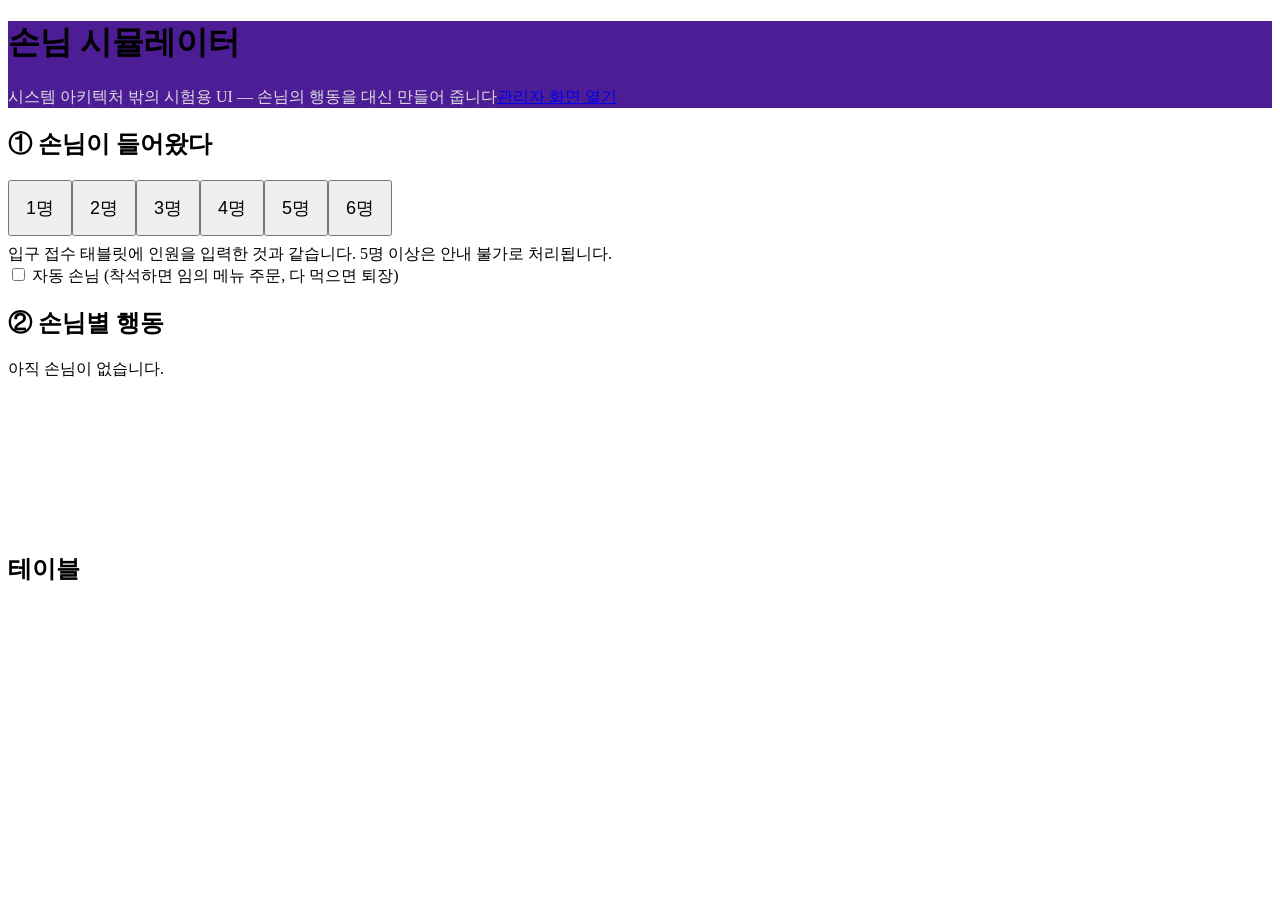
<file: src/frybot/frybot_sim/static/customer.html>
<!doctype html><html lang="ko"><head><meta charset="utf-8"><meta name="viewport" content="width=device-width,initial-scale=1"><title>손님 시뮬레이터</title>
<!-- 스타일(app.css)과 지도 그리기(map.js·ui.js)는 web_service(:8080)에서 받고,
     API 는 이 UI(:8090)로 부름(FRYBOT_API='' → 같은 출처) -->
<script>window.FRYBOT_API='';document.write(`<link rel="stylesheet" href="http://${location.hostname}:8080/static/app.css">`)</script></head><body>
<!-- 화면: 입장 버튼, 손님별 행동(멈춰 서기·주문·퇴장), 지도, 테이블 -->
<header style="background:#4c1d95"><h1>손님 시뮬레이터</h1><span class="mute" style="color:#ddd">시스템 아키텍처 밖의 시험용 UI — 손님의 행동을 대신 만들어 줍니다</span><span class="sp"></span><span id="msg" style="color:#fde68a"></span><a id="adm">관리자 화면 열기</a></header>
<main><div class="grid" style="grid-template-columns:minmax(360px,2fr) minmax(480px,3fr)"><div>
<div class="card"><h2>① 손님이 들어왔다</h2><div class="row" id="btns"></div><div class="mute" style="margin-top:8px">입구 접수 태블릿에 인원을 입력한 것과 같습니다. 5명 이상은 안내 불가로 처리됩니다.</div>
 <label class="row" style="margin-top:10px"><input type="checkbox" id="auto"> 자동 손님 (착석하면 임의 메뉴 주문, 다 먹으면 퇴장)</label></div>
<div class="card"><h2>② 손님별 행동</h2><div id="visits" class="mute">아직 손님이 없습니다.</div></div></div>
<div><div class="card"><canvas id="cv" width="900"></canvas></div><div class="card"><h2>테이블</h2><div class="row" id="tables"></div></div></div></div></main>
<!-- 지도는 ui.js 의 drawStore 로 그림(D-18) -->
<script>document.write(`<script src="http://${location.hostname}:8080/static/map.js"><\/script><script src="http://${location.hostname}:8080/static/ui.js"><\/script>`)</script><script>
// 관리자 화면 링크, 도면(L)·메뉴, 손님별 담은 수량·자동 손님 진행 기록
adm.href=`http://${location.hostname}:8080/admin`;let L=null,MENU={};const qty={},autoDone={},eatAt={};
// 입장 버튼 1~6명
for(let n=1;n<=6;n++)btns.innerHTML+=`<button class="primary" style="width:64px;height:56px;font-size:18px" onclick="enter(${n})">${n}명</button>`;
// 결과 메시지(6초 동안)
function say(r){msg.textContent=(r.ok?'✔ ':'✖ ')+(r.message||'');setTimeout(()=>msg.textContent='',6000)}
// [수정 2026-11-25] I/F 정의서 v0.2 경로: /api/checkin·/api/order -> /api/visits·/api/orders
// 손님 입장(접수 태블릿과 같은 /api/visits 로 넘어감)
async function enter(n){say(await postJSON('/api/enter',{party_size:n}))}
// 손님 v 의 메뉴 k 수량을 0~5 안에서 바꿈
function ch(v,k,d){qty[v]=qty[v]||{};qty[v][k]=Math.max(0,Math.min(5,(qty[v][k]||0)+d));draw()}
// 주문, 퇴장(tablet: 이용 종료 버튼, walkout: 그냥 나감), 멈춰 서기
async function order(v,t){const items=Object.entries(qty[v]||{}).map(([menu,q])=>({menu,qty:q}));say(await postJSON('/api/orders',{table_id:t,items}));qty[v]={}}
async function leave(t,mode,v){say(await postJSON('/api/leave',{table_id:t,mode,visit_id:v}))}
async function straggle(v,on){say(await postJSON('/api/straggle',{visit_id:v,on}))}
// S: 마지막 /api/state. draw: 손님별 카드, 테이블 상태, 지도 그리기
let S={};function draw(){const R=S.rest||{},W=S.world||{};const tb={};(R.tables||[]).forEach(t=>tb[t.id]=t);
 const vs=(R.visits||[]).filter(v=>!['LEFT','CANCELED','REJECTED'].includes(v.state)).reverse();
 visits.innerHTML=vs.length?vs.map(v=>{const g=(W.guests||{})[v.id]||{};const t=tb[v.table]||{};const os=(R.orders||[]).filter(o=>o.visit===v.id);let h=`<div class="card" style="border-left:6px solid ${GC[v.id%GC.length]}"><div class="row"><b>손님${v.id}</b> ${v.party}명 · T${v.table} ${tag(v.state)} <span class="mute">${ko(v.state)}</span></div>`;
  if(v.state==='GUIDING'||v.state==='GUIDE_FAILED')h+=`<div class="row" style="margin-top:8px">${g.straggle?`<button onclick="straggle(${v.id},false)">다시 따라가기</button>`:`<button onclick="straggle(${v.id},true)">멈춰 서기 (동행 이탈)</button>`}<span class="mute">로봇이 멈춰 기다리는지 확인 · 20초 넘으면 동행 실패 알림</span></div>`;
  if(v.state==='SEATED'&&g.phase!=='GONE'){h+=`<div style="margin-top:8px"><b>③ 이 테이블에서 주문할 음식</b>`+Object.entries(MENU).map(([k,m])=>`<div class="row" style="justify-content:space-between;padding:4px 0"><span>${m.name}</span><div class="qty"><button class="sm" onclick="ch(${v.id},'${k}',-1)">−</button><b>${(qty[v.id]||{})[k]||0}</b><button class="sm" onclick="ch(${v.id},'${k}',1)">＋</button></div></div>`).join('')+`<button class="primary" onclick="order(${v.id},${v.table})">주문하기</button></div>`}
  if(os.length)h+=`<div class="mute" style="margin-top:8px">`+os.map(o=>`주문 #${o.id} ${ko(o.state)}: `+o.items.map(i=>`${i.name}(${ko(i.state)})`).join(', ')).join('<br>')+`</div>`;
  if(v.state==='SEATED'&&g.phase!=='GONE')h+=`<div class="row" style="margin-top:8px"><button ${t.can_end?'':'disabled'} onclick="leave(${v.table},'tablet',${v.id})">④ 이용 종료 버튼 누르고 나가기</button><button ${t.can_end?'':'disabled'} onclick="leave(${v.table},'walkout',${v.id})">그냥 나가기 (의자 QR로 판정)</button></div>`;
  if(g.phase==='GONE')h+=`<div class="mute" style="margin-top:8px">자리를 떠남 — 천장 카메라가 빈 의자 QR을 확인하는 중…</div>`;return h+'</div>'}).join(''):'아직 손님이 없습니다.';
 tables.innerHTML=(R.tables||[]).map(t=>`<div>T${t.id}(${t.seats}) ${tag(t.state)}</div>`).join('');drawStore(cv,L,S,{theme:'light'})}
// 자동 손님: 착석하면 인원 절반(올림)만큼 임의 메뉴 주문, 다 받으면
// 15초 뒤 퇴장(홀수 방문은 tablet, 짝수는 walkout)
async function autoPlay(){const R=S.rest||{},W=S.world||{};const tb={};(R.tables||[]).forEach(t=>tb[t.id]=t);const keys=Object.keys(MENU);
 for(const v of (R.visits||[])){if(v.state!=='SEATED'||((W.guests||{})[v.id]||{}).phase==='GONE')continue;const os=(R.orders||[]).filter(o=>o.visit===v.id);
  if(!os.length&&!autoDone[v.id]){autoDone[v.id]=1;const items=[];for(let i=0;i<Math.max(1,Math.ceil(v.party/2));i++)items.push({menu:keys[Math.floor(Math.random()*keys.length)],qty:1});await postJSON('/api/orders',{table_id:v.table,items})}
  else if(os.length&&(tb[v.table]||{}).can_end){eatAt[v.id]=eatAt[v.id]||Date.now()+15000;if(Date.now()>eatAt[v.id]&&autoDone[v.id]<2){autoDone[v.id]=2;await leave(v.table,v.id%2?'tablet':'walkout',v.id)}}}}
// 0.7초마다 상태를 받아 다시 그리고, 자동 손님이면 진행
async function tick(){if(!L){try{L=await getJSON('/api/layout')}catch(e){}}try{S=await getJSON('/api/state')}catch(e){return}if(S.rest&&S.rest.menu)MENU=S.rest.menu;draw();if(auto.checked)autoPlay()}
setInterval(tick,700);tick()</script></body></html>
</file>
